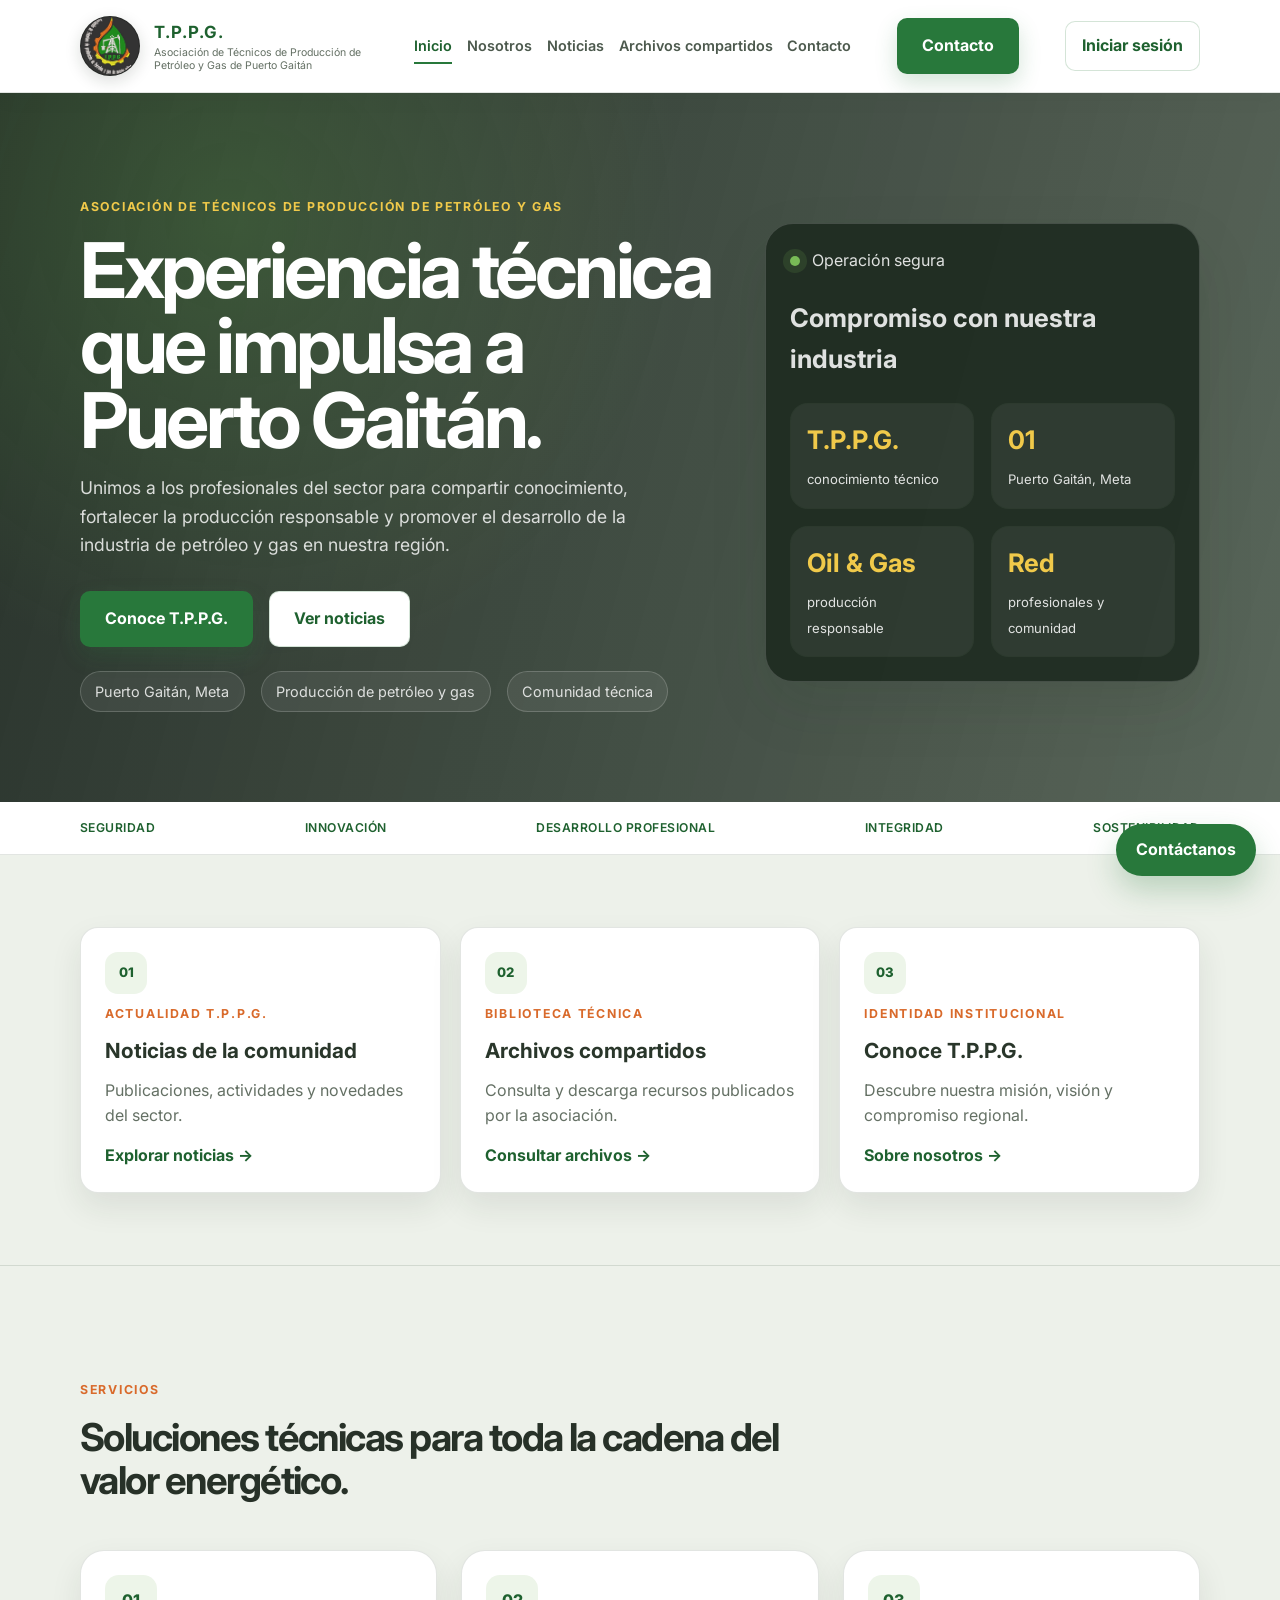
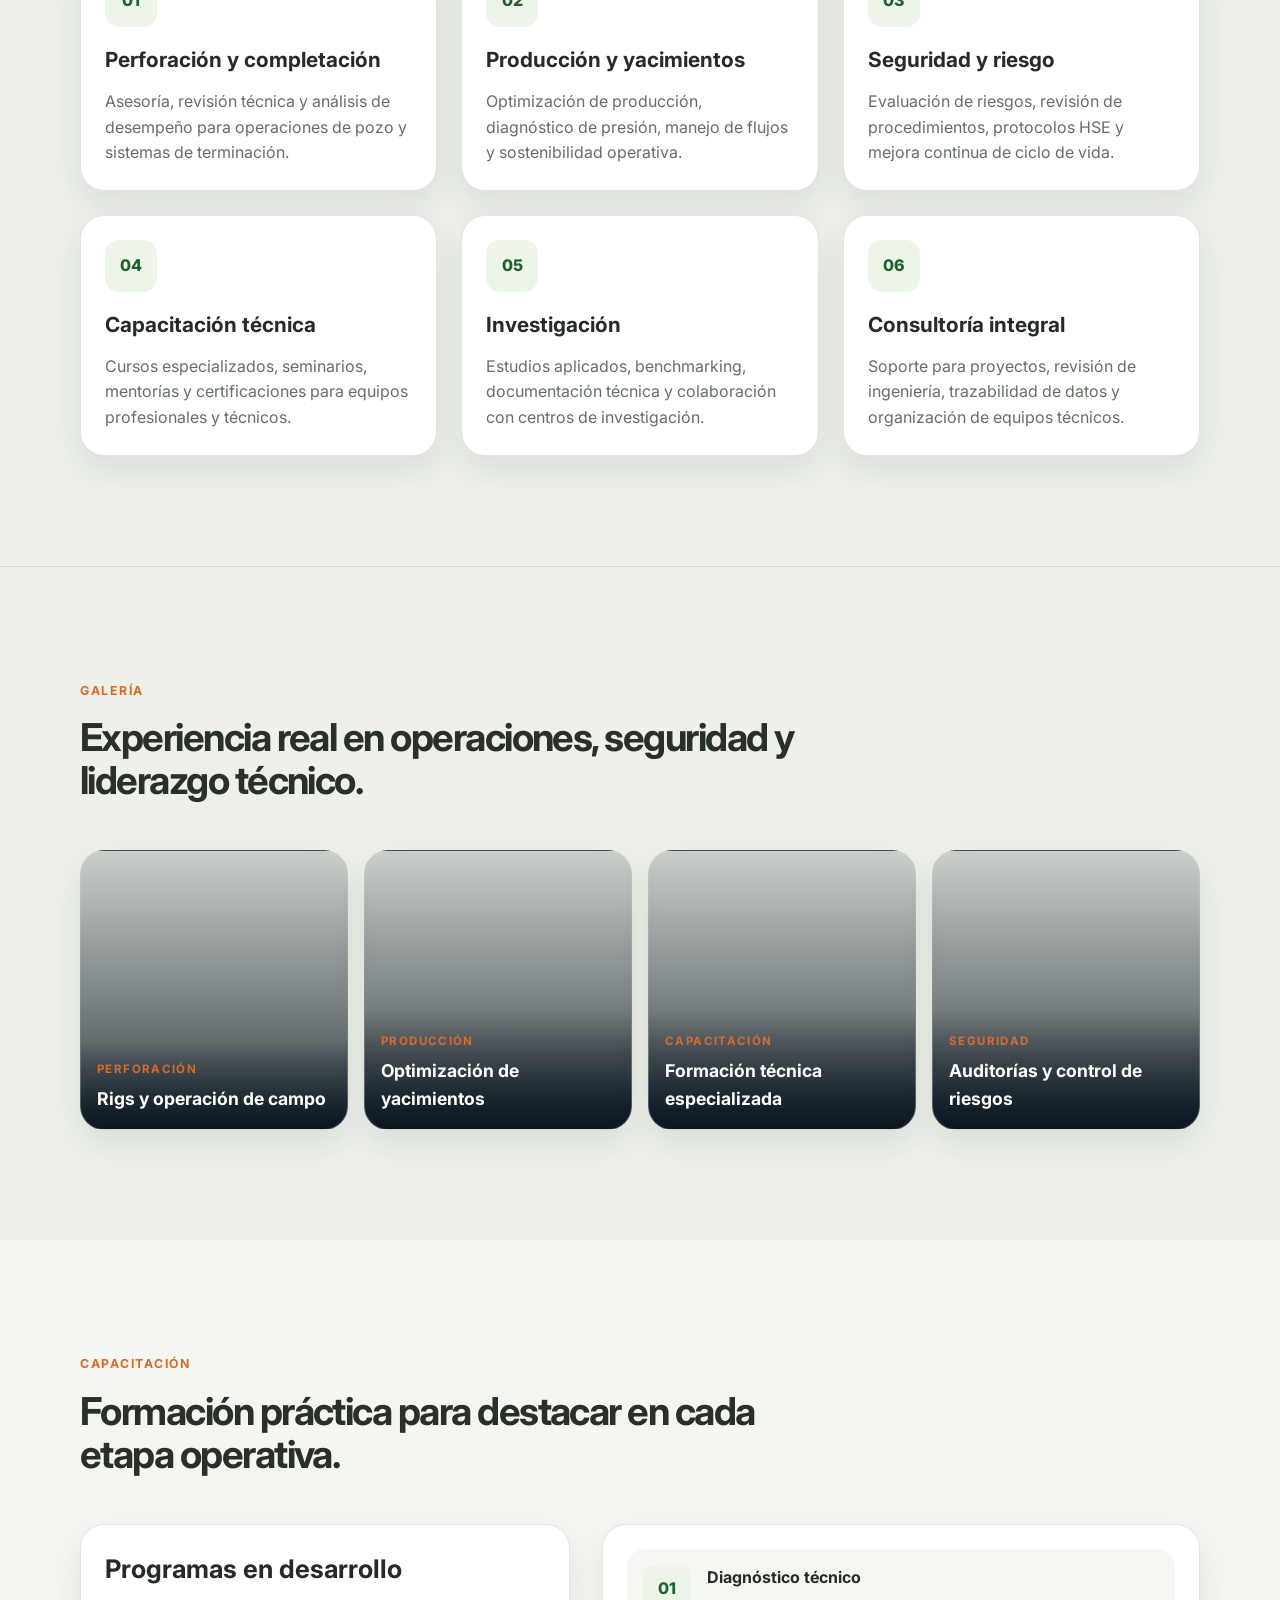
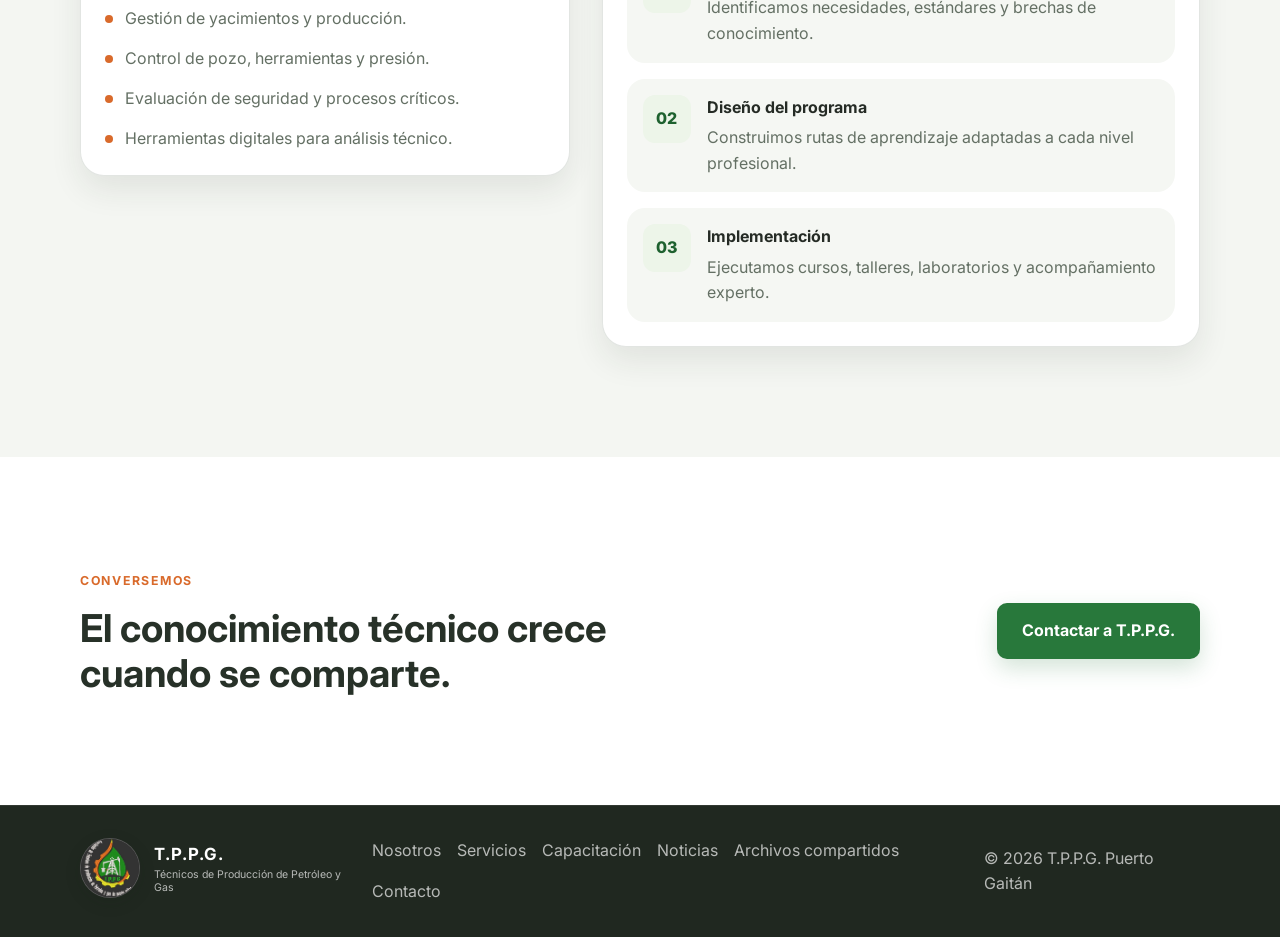
<file: index.html>
<!DOCTYPE html>
<html lang="es">
  <head>
    <meta charset="UTF-8" />
    <meta name="viewport" content="width=device-width, initial-scale=1.0" />
    <meta
      name="description"
      content="Asociación de Técnicos de Producción de Petróleo y Gas de Puerto Gaitán (T.P.P.G.)."
    />
    <title>T.P.P.G. | Asociación de Técnicos de Producción de Petróleo y Gas de Puerto Gaitán</title>
    <link rel="preconnect" href="https://fonts.googleapis.com" />
    <link rel="preconnect" href="https://fonts.gstatic.com" crossorigin />
    <link
      href="https://fonts.googleapis.com/css2?family=Inter:wght@400;500;600;700;800;900&display=swap"
      rel="stylesheet"
    />
    <link rel="stylesheet" href="styles.css" />
  </head>
  <body>
    <header class="site-header">
      <div class="container nav-wrap">
        <a href="index.html" class="brand" aria-label="Inicio">
          <img class="brand-logo" src="logo-tppg.jpg" alt="Logo oficial de T.P.P.G." />
          <span>
            <strong>T.P.P.G.</strong>
            <small>Asociación de Técnicos de Producción de Petróleo y Gas de Puerto Gaitán</small>
          </span>
        </a>

        <button class="nav-toggle" aria-label="Abrir menú">
          <span></span>
          <span></span>
          <span></span>
        </button>

        <nav class="main-nav" aria-label="Navegación principal">
          <a href="index.html" aria-current="page">Inicio</a>
          <a href="nosotros.html">Nosotros</a>
          <a href="noticias.html">Noticias</a>
          <a href="archivos.html">Archivos compartidos</a>
          <a href="contacto.html">Contacto</a>
        </nav>

        <a href="contacto.html" class="button button-primary header-cta">Contacto</a>
        <button class="button button-secondary auth-button" id="auth-action" type="button">Iniciar sesión</button>
      </div>
    </header>

    <main>
      <section class="hero" id="inicio">
        <div class="hero-overlay"></div>
        <div class="container hero-content">
          <div class="hero-copy reveal">
            <p class="eyebrow">Asociación de Técnicos de Producción de Petróleo y Gas</p>
            <h1>Experiencia técnica que impulsa a Puerto Gaitán.</h1>
            <p class="lead">
              Unimos a los profesionales del sector para compartir conocimiento,
              fortalecer la producción responsable y promover el desarrollo de
              la industria de petróleo y gas en nuestra región.
            </p>
            <div class="hero-actions">
              <a href="nosotros.html" class="button button-primary">Conoce T.P.P.G.</a>
              <a href="noticias.html" class="button button-secondary">Ver noticias</a>
            </div>
            <ul class="hero-badges">
              <li>Puerto Gaitán, Meta</li>
              <li>Producción de petróleo y gas</li>
              <li>Comunidad técnica</li>
            </ul>
          </div>

          <div class="hero-panel reveal">
            <div class="panel-card">
              <div class="mini-header">
                <span class="status-dot"></span>
                <span>Operación segura</span>
              </div>
              <h3>Compromiso con nuestra industria</h3>
              <div class="metric-grid">
                <div>
                  <strong>T.P.P.G.</strong>
                  <span>conocimiento técnico</span>
                </div>
                <div>
                  <strong>01</strong>
                  <span>Puerto Gaitán, Meta</span>
                </div>
                <div>
                  <strong>Oil &amp; Gas</strong>
                  <span>producción responsable</span>
                </div>
                <div>
                  <strong>Red</strong>
                  <span>profesionales y comunidad</span>
                </div>
              </div>
            </div>
          </div>
        </div>
      </section>

      <section class="trust-strip">
        <div class="container trust-items">
          <span>Seguridad</span>
          <span>Innovación</span>
          <span>Desarrollo profesional</span>
          <span>Integridad</span>
          <span>Sostenibilidad</span>
        </div>
      </section>

      <section class="section home-links-section">
        <div class="container home-links-grid">
          <a class="home-link-card reveal" href="noticias.html">
            <span class="home-link-icon">01</span>
            <span class="eyebrow accent">Actualidad T.P.P.G.</span>
            <strong>Noticias de la comunidad</strong>
            <span>Publicaciones, actividades y novedades del sector.</span>
            <span class="home-link-cta">Explorar noticias →</span>
          </a>
          <a class="home-link-card reveal" href="archivos.html">
            <span class="home-link-icon">02</span>
            <span class="eyebrow accent">Biblioteca técnica</span>
            <strong>Archivos compartidos</strong>
            <span>Consulta y descarga recursos publicados por la asociación.</span>
            <span class="home-link-cta">Consultar archivos →</span>
          </a>
          <a class="home-link-card reveal" href="nosotros.html">
            <span class="home-link-icon">03</span>
            <span class="eyebrow accent">Identidad institucional</span>
            <strong>Conoce T.P.P.G.</strong>
            <span>Descubre nuestra misión, visión y compromiso regional.</span>
            <span class="home-link-cta">Sobre nosotros →</span>
          </a>
        </div>
      </section>

      <section class="section alt-bg" id="servicios">
        <div class="container">
          <div class="section-heading reveal">
            <p class="eyebrow accent">Servicios</p>
            <h2>Soluciones técnicas para toda la cadena del valor energético.</h2>
          </div>

          <div class="services-grid">
            <article class="service-card reveal">
              <div class="icon">01</div>
              <h3>Perforación y completación</h3>
              <p>Asesoría, revisión técnica y análisis de desempeño para operaciones de pozo y sistemas de terminación.</p>
            </article>

            <article class="service-card reveal">
              <div class="icon">02</div>
              <h3>Producción y yacimientos</h3>
              <p>Optimización de producción, diagnóstico de presión, manejo de flujos y sostenibilidad operativa.</p>
            </article>

            <article class="service-card reveal">
              <div class="icon">03</div>
              <h3>Seguridad y riesgo</h3>
              <p>Evaluación de riesgos, revisión de procedimientos, protocolos HSE y mejora continua de ciclo de vida.</p>
            </article>

            <article class="service-card reveal">
              <div class="icon">04</div>
              <h3>Capacitación técnica</h3>
              <p>Cursos especializados, seminarios, mentorías y certificaciones para equipos profesionales y técnicos.</p>
            </article>

            <article class="service-card reveal">
              <div class="icon">05</div>
              <h3>Investigación</h3>
              <p>Estudios aplicados, benchmarking, documentación técnica y colaboración con centros de investigación.</p>
            </article>

            <article class="service-card reveal">
              <div class="icon">06</div>
              <h3>Consultoría integral</h3>
              <p>Soporte para proyectos, revisión de ingeniería, trazabilidad de datos y organización de equipos técnicos.</p>
            </article>
          </div>
        </div>
      </section>

      <section class="section gallery-section" id="galeria">
        <div class="container">
          <div class="section-heading reveal">
            <p class="eyebrow accent">Galería</p>
            <h2>Experiencia real en operaciones, seguridad y liderazgo técnico.</h2>
          </div>

          <div class="gallery-grid">
            <article class="gallery-item reveal" style="--bg: url('https://images.unsplash.com/photo-1518770660439-4636190af475?auto=format&fit=crop&w=800&q=80');">
              <div class="gallery-overlay">
                <span>Perforación</span>
                <h3>Rigs y operación de campo</h3>
              </div>
            </article>

            <article class="gallery-item reveal" style="--bg: url('https://images.unsplash.com/photo-1581092580497-e0d23cbdf1dc?auto=format&fit=crop&w=800&q=80');">
              <div class="gallery-overlay">
                <span>Producción</span>
                <h3>Optimización de yacimientos</h3>
              </div>
            </article>

            <article class="gallery-item reveal" style="--bg: url('https://images.unsplash.com/photo-1552664730-d307ca884978?auto=format&fit=crop&w=800&q=80');">
              <div class="gallery-overlay">
                <span>Capacitación</span>
                <h3>Formación técnica especializada</h3>
              </div>
            </article>

            <article class="gallery-item reveal" style="--bg: url('https://images.unsplash.com/photo-1520607162513-77705c0f0d4a?auto=format&fit=crop&w=800&q=80');">
              <div class="gallery-overlay">
                <span>Seguridad</span>
                <h3>Auditorías y control de riesgos</h3>
              </div>
            </article>
          </div>
        </div>
      </section>

      <section class="section" id="capacitacion">
        <div class="container">
          <div class="section-heading reveal">
            <p class="eyebrow accent">Capacitación</p>
            <h2>Formación práctica para destacar en cada etapa operativa.</h2>
          </div>

          <div class="training-layout">
            <div class="training-card reveal">
              <h3>Programas en desarrollo</h3>
              <ul>
                <li>Gestión de yacimientos y producción.</li>
                <li>Control de pozo, herramientas y presión.</li>
                <li>Evaluación de seguridad y procesos críticos.</li>
                <li>Herramientas digitales para análisis técnico.</li>
              </ul>
            </div>

            <div class="timeline reveal">
              <div class="timeline-item">
                <span class="time">01</span>
                <div>
                  <h4>Diagnóstico técnico</h4>
                  <p>Identificamos necesidades, estándares y brechas de conocimiento.</p>
                </div>
              </div>
              <div class="timeline-item">
                <span class="time">02</span>
                <div>
                  <h4>Diseño del programa</h4>
                  <p>Construimos rutas de aprendizaje adaptadas a cada nivel profesional.</p>
                </div>
              </div>
              <div class="timeline-item">
                <span class="time">03</span>
                <div>
                  <h4>Implementación</h4>
                  <p>Ejecutamos cursos, talleres, laboratorios y acompañamiento experto.</p>
                </div>
              </div>
            </div>
          </div>
        </div>
      </section>

      <section class="section home-contact-strip">
        <div class="container home-contact-inner">
          <div>
            <p class="eyebrow accent">Conversemos</p>
            <h2>El conocimiento técnico crece cuando se comparte.</h2>
          </div>
          <a class="button button-primary" href="contacto.html">Contactar a T.P.P.G.</a>
        </div>
      </section>
    </main>

    <footer class="site-footer">
      <div class="container footer-wrap">
        <div>
          <a href="index.html" class="brand footer-brand">
            <img class="brand-logo" src="logo-tppg.jpg" alt="" />
            <span>
              <strong>T.P.P.G.</strong>
              <small>Técnicos de Producción de Petróleo y Gas</small>
            </span>
          </a>
        </div>

        <div class="footer-links">
          <a href="nosotros.html">Nosotros</a>
          <a href="#servicios">Servicios</a>
          <a href="#capacitacion">Capacitación</a>
          <a href="noticias.html">Noticias</a>
          <a href="archivos.html">Archivos compartidos</a>
          <a href="contacto.html">Contacto</a>
        </div>

        <p>© <span id="year"></span> T.P.P.G. Puerto Gaitán</p>
      </div>
    </footer>

    <a
      class="whatsapp-float"
      href="contacto.html"
      target="_blank"
      rel="noreferrer"
      aria-label="Ir a contacto"
    >
      Contáctanos
    </a>

    <dialog class="app-dialog" id="login-dialog" aria-labelledby="login-title">
      <div class="dialog-heading">
        <div>
          <p class="eyebrow accent">Administración T.P.P.G.</p>
          <h2 id="login-title">Iniciar sesión</h2>
        </div>
        <button class="dialog-close" type="button" data-close-dialog aria-label="Cerrar">×</button>
      </div>
      <p class="demo-warning">Acceso temporal de demostración. Las credenciales y los datos guardados en este navegador no son seguros para producción.</p>
      <form class="module-form" id="login-form">
        <label>
          <span>Usuario</span>
          <input type="text" name="username" autocomplete="username" required />
        </label>
        <label>
          <span>Contraseña</span>
          <input type="password" name="password" autocomplete="current-password" required />
        </label>
        <p class="form-message" id="login-message" role="alert"></p>
        <button class="button button-primary" type="submit">Entrar como administrador</button>
      </form>
    </dialog>

    <div class="toast-region" id="toast-region" aria-live="polite" aria-atomic="true"></div>
    <script src="script.js"></script>
  </body>
</html>
</file>
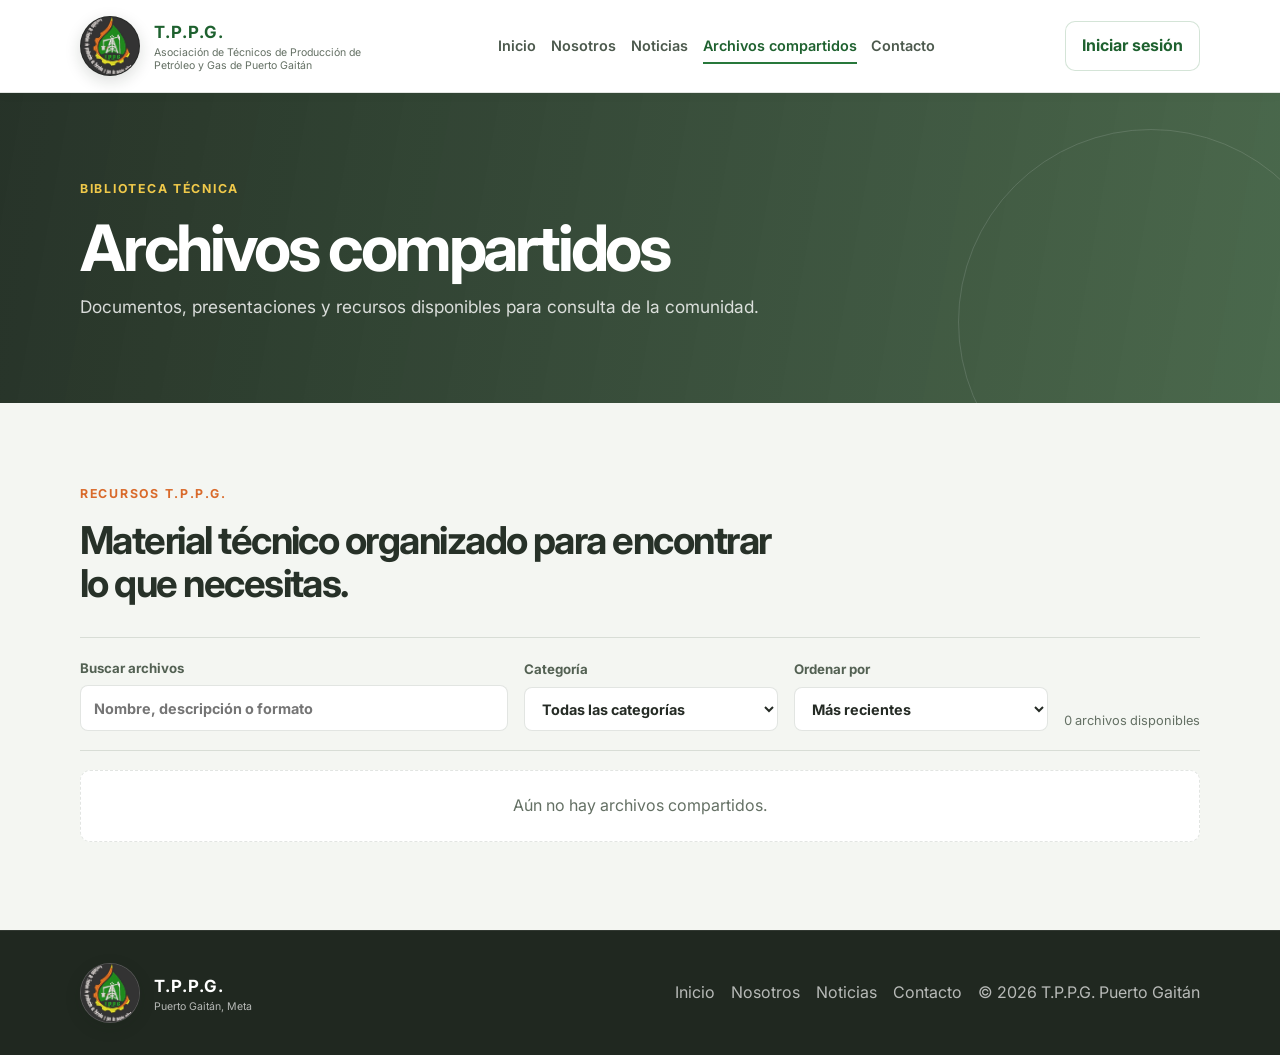
<file: archivos.html>
<!DOCTYPE html>
<html lang="es">
  <head>
    <meta charset="UTF-8" />
    <meta name="viewport" content="width=device-width, initial-scale=1.0" />
    <meta name="description" content="Consulta y descarga documentos y recursos de T.P.P.G. Puerto Gaitán." />
    <title>Archivos compartidos | T.P.P.G. Puerto Gaitán</title>
    <link rel="preconnect" href="https://fonts.googleapis.com" />
    <link rel="preconnect" href="https://fonts.gstatic.com" crossorigin />
    <link href="https://fonts.googleapis.com/css2?family=Inter:wght@400;500;600;700;800;900&display=swap" rel="stylesheet" />
    <link rel="stylesheet" href="styles.css" />
  </head>
  <body data-page="archivos">
    <header class="site-header">
      <div class="container nav-wrap">
        <a href="index.html" class="brand" aria-label="Inicio">
          <img class="brand-logo" src="logo-tppg.jpg" alt="Logo oficial de T.P.P.G." />
          <span><strong>T.P.P.G.</strong><small>Asociación de Técnicos de Producción de Petróleo y Gas de Puerto Gaitán</small></span>
        </a>
        <button class="nav-toggle" aria-label="Abrir menú" aria-expanded="false" type="button"><span></span><span></span><span></span></button>
        <nav class="main-nav" aria-label="Navegación principal">
          <a href="index.html">Inicio</a>
          <a href="nosotros.html">Nosotros</a>
          <a href="noticias.html">Noticias</a>
          <a href="archivos.html" aria-current="page">Archivos compartidos</a>
          <a href="contacto.html">Contacto</a>
        </nav>
        <button class="button button-secondary auth-button" id="auth-action" type="button">Iniciar sesión</button>
      </div>
    </header>
    <main>
      <section class="page-hero files-page-hero">
        <div class="container page-hero-content">
          <p class="eyebrow">Biblioteca técnica</p>
          <h1>Archivos compartidos</h1>
          <p>Documentos, presentaciones y recursos disponibles para consulta de la comunidad.</p>
        </div>
      </section>
      <section class="section page-content">
        <div class="container">
          <div class="section-heading reveal">
            <p class="eyebrow accent">Recursos T.P.P.G.</p>
            <h2>Material técnico organizado para encontrar lo que necesitas.</h2>
          </div>
          <div class="files-toolbar">
            <label class="files-search-label" for="file-search">
              <span>Buscar archivos</span>
              <input id="file-search" type="search" placeholder="Nombre, descripción o formato" autocomplete="off" />
            </label>
            <label class="file-toolbar-label" for="file-category-filter"><span>Categoría</span>
              <select id="file-category-filter" class="category-filter">
                <option value="">Todas las categorías</option>
                <option>Documentos</option><option>Capacitación</option><option>Informes</option>
                <option>Recursos técnicos</option><option>Imágenes</option><option>Otros</option>
              </select>
            </label>
            <label class="file-toolbar-label" for="file-sort-filter"><span>Ordenar por</span>
              <select id="file-sort-filter" class="category-filter">
                <option value="newest">Más recientes</option>
                <option value="oldest">Más antiguos</option>
                <option value="title">Nombre (A-Z)</option>
              </select>
            </label>
            <div class="files-toolbar-actions">
              <button class="button button-primary admin-only" id="new-file-button" type="button" hidden>Subir archivo</button>
              <p class="files-count" id="files-count" aria-live="polite"></p>
            </div>
          </div>
          <div class="files-list" id="files-list" aria-live="polite">
            <p class="empty-state">Cargando archivos...</p>
          </div>
        </div>
      </section>
    </main>
    <footer class="site-footer">
      <div class="container footer-wrap">
        <a href="index.html" class="brand footer-brand"><img class="brand-logo" src="logo-tppg.jpg" alt="" /><span><strong>T.P.P.G.</strong><small>Puerto Gaitán, Meta</small></span></a>
        <div class="footer-links"><a href="index.html">Inicio</a><a href="nosotros.html">Nosotros</a><a href="noticias.html">Noticias</a><a href="contacto.html">Contacto</a></div>
        <p>© <span id="year"></span> T.P.P.G. Puerto Gaitán</p>
      </div>
    </footer>
    <dialog class="app-dialog" id="login-dialog" aria-labelledby="login-title">
      <div class="dialog-heading"><div><p class="eyebrow accent">Administración T.P.P.G.</p><h2 id="login-title">Iniciar sesión</h2></div><button class="dialog-close" type="button" data-close-dialog aria-label="Cerrar">×</button></div>
      <p class="demo-warning">Acceso temporal de demostración. Las credenciales y los datos guardados en este navegador no son seguros para producción.</p>
      <form class="module-form" id="login-form">
        <label><span>Usuario</span><input type="text" name="username" autocomplete="username" required /></label>
        <label><span>Contraseña</span><input type="password" name="password" autocomplete="current-password" required /></label>
        <p class="form-message" id="login-message" role="alert"></p>
        <button class="button button-primary" type="submit">Entrar como administrador</button>
      </form>
    </dialog>
    <dialog class="app-dialog" id="file-dialog" aria-labelledby="file-form-title">
      <div class="dialog-heading"><div><p class="eyebrow accent">Biblioteca T.P.P.G.</p><h2 id="file-form-title">Subir archivo</h2></div><button class="dialog-close" type="button" data-close-dialog aria-label="Cerrar">×</button></div>
      <form class="module-form" id="file-form">
        <label><span>Archivo (máximo 25 MB por archivo)</span><input type="file" name="file" accept=".pdf,.doc,.docx,.xls,.xlsx,.ppt,.pptx,.jpg,.jpeg,.png,.txt,.csv,.zip" required /></label>
        <label><span>Nombre del documento</span><input type="text" name="title" maxlength="140" required /></label>
        <label><span>Descripción</span><textarea name="description" rows="3" maxlength="1000"></textarea></label>
        <label><span>Categoría</span><select name="category" required>
          <option value="Documentos">Documentos</option><option value="Capacitación">Capacitación</option><option value="Informes">Informes</option>
          <option value="Recursos técnicos">Recursos técnicos</option><option value="Imágenes">Imágenes</option><option value="Otros">Otros</option>
        </select></label>
        <p class="form-message" id="file-message" role="alert"></p>
        <button class="button button-primary" type="submit">Subir y publicar</button>
      </form>
    </dialog>
    <div class="toast-region" id="toast-region" aria-live="polite" aria-atomic="true"></div>
    <script src="script.js"></script>
  </body>
</html>
</file>
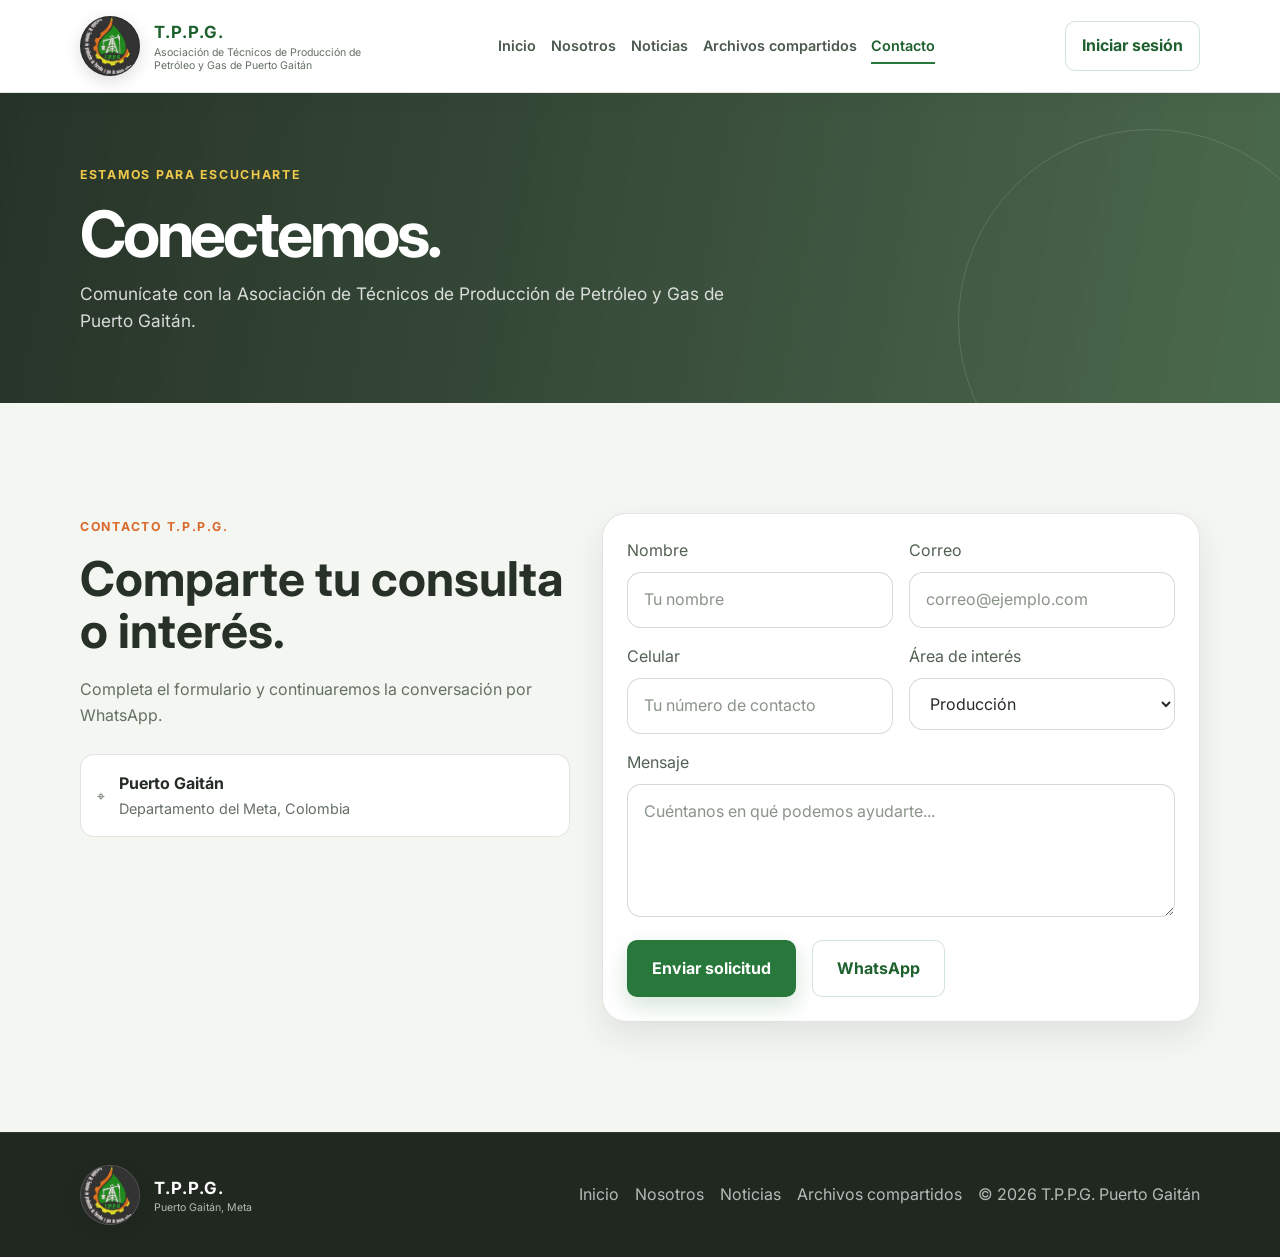
<file: contacto.html>
<!DOCTYPE html>
<html lang="es">
  <head>
    <meta charset="UTF-8" />
    <meta name="viewport" content="width=device-width, initial-scale=1.0" />
    <meta name="description" content="Ponte en contacto con T.P.P.G., Asociación de Técnicos de Producción de Petróleo y Gas de Puerto Gaitán." />
    <title>Contacto | T.P.P.G. Puerto Gaitán</title>
    <link rel="preconnect" href="https://fonts.googleapis.com" />
    <link rel="preconnect" href="https://fonts.gstatic.com" crossorigin />
    <link href="https://fonts.googleapis.com/css2?family=Inter:wght@400;500;600;700;800;900&display=swap" rel="stylesheet" />
    <link rel="stylesheet" href="styles.css" />
  </head>
  <body data-page="contacto">
    <header class="site-header">
      <div class="container nav-wrap">
        <a href="index.html" class="brand" aria-label="Inicio">
          <img class="brand-logo" src="logo-tppg.jpg" alt="Logo oficial de T.P.P.G." />
          <span><strong>T.P.P.G.</strong><small>Asociación de Técnicos de Producción de Petróleo y Gas de Puerto Gaitán</small></span>
        </a>
        <button class="nav-toggle" aria-label="Abrir menú" aria-expanded="false" type="button"><span></span><span></span><span></span></button>
        <nav class="main-nav" aria-label="Navegación principal">
          <a href="index.html">Inicio</a>
          <a href="nosotros.html">Nosotros</a>
          <a href="noticias.html">Noticias</a>
          <a href="archivos.html">Archivos compartidos</a>
          <a href="contacto.html" aria-current="page">Contacto</a>
        </nav>
        <button class="button button-secondary auth-button" id="auth-action" type="button">Iniciar sesión</button>
      </div>
    </header>
    <main>
      <section class="page-hero contact-page-hero">
        <div class="container page-hero-content">
          <p class="eyebrow">Estamos para escucharte</p>
          <h1>Conectemos.</h1>
          <p>Comunícate con la Asociación de Técnicos de Producción de Petróleo y Gas de Puerto Gaitán.</p>
        </div>
      </section>
      <section class="section page-content">
        <div class="container cta-wrap">
          <div class="cta-copy reveal">
            <p class="eyebrow accent">Contacto T.P.P.G.</p>
            <h2>Comparte tu consulta o interés.</h2>
            <p class="contact-note">Completa el formulario y continuaremos la conversación por WhatsApp.</p>
            <div class="contact-address">
              <span class="contact-marker">⌖</span>
              <div><strong>Puerto Gaitán</strong><span>Departamento del Meta, Colombia</span></div>
            </div>
          </div>
          <form class="contact-form reveal" id="contact-form">
            <div class="field-row">
              <label><span>Nombre</span><input type="text" name="name" placeholder="Tu nombre" required /></label>
              <label><span>Correo</span><input type="email" name="email" placeholder="correo@ejemplo.com" required /></label>
            </div>
            <div class="field-row">
              <label><span>Celular</span><input type="tel" name="phone" placeholder="Tu número de contacto" required /></label>
              <label><span>Área de interés</span><select name="area"><option>Producción</option><option>Petróleo y gas</option><option>Capacitación</option><option>Asociación</option></select></label>
            </div>
            <label><span>Mensaje</span><textarea name="message" rows="4" placeholder="Cuéntanos en qué podemos ayudarte..." required></textarea></label>
            <div class="contact-actions">
              <button type="submit" class="button button-primary">Enviar solicitud</button>
              <a href="https://wa.me/+573168849932?text=Hola%20T.P.P.G.%2C%20quiero%20informaci%C3%B3n%20sobre%20la%20asociaci%C3%B3n." class="button button-secondary" target="_blank" rel="noopener noreferrer">WhatsApp</a>
            </div>
          </form>
        </div>
      </section>
    </main>
    <footer class="site-footer">
      <div class="container footer-wrap">
        <a href="index.html" class="brand footer-brand"><img class="brand-logo" src="logo-tppg.jpg" alt="" /><span><strong>T.P.P.G.</strong><small>Puerto Gaitán, Meta</small></span></a>
        <div class="footer-links"><a href="index.html">Inicio</a><a href="nosotros.html">Nosotros</a><a href="noticias.html">Noticias</a><a href="archivos.html">Archivos compartidos</a></div>
        <p>© <span id="year"></span> T.P.P.G. Puerto Gaitán</p>
      </div>
    </footer>
    <dialog class="app-dialog" id="login-dialog" aria-labelledby="login-title">
      <div class="dialog-heading"><div><p class="eyebrow accent">Administración T.P.P.G.</p><h2 id="login-title">Iniciar sesión</h2></div><button class="dialog-close" type="button" data-close-dialog aria-label="Cerrar">×</button></div>
      <p class="demo-warning">Acceso temporal de demostración. Las credenciales y los datos guardados en este navegador no son seguros para producción.</p>
      <form class="module-form" id="login-form"><label><span>Usuario</span><input type="text" name="username" autocomplete="username" required /></label><label><span>Contraseña</span><input type="password" name="password" autocomplete="current-password" required /></label><p class="form-message" id="login-message" role="alert"></p><button class="button button-primary" type="submit">Entrar como administrador</button></form>
    </dialog>
    <div class="toast-region" id="toast-region" aria-live="polite" aria-atomic="true"></div>
    <script src="script.js"></script>
  </body>
</html>
</file>
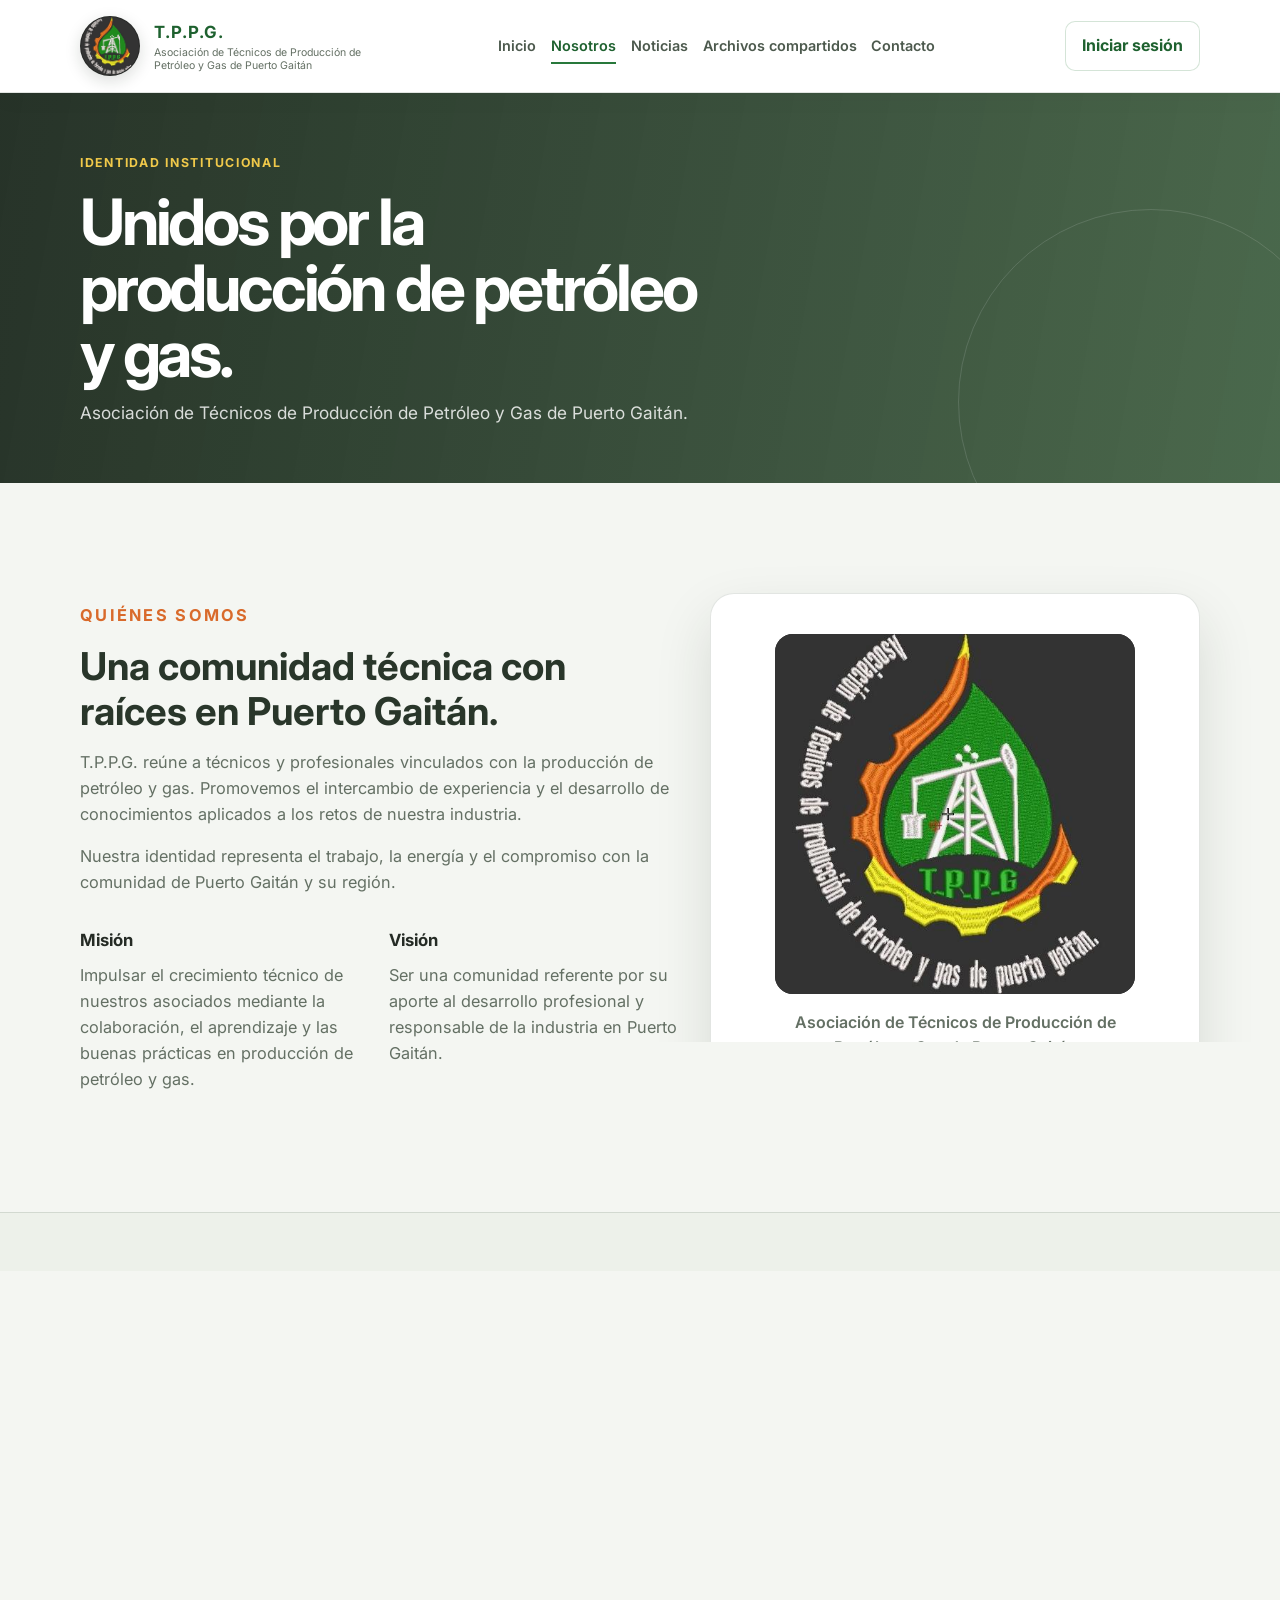
<file: nosotros.html>
<!DOCTYPE html>
<html lang="es">
  <head>
    <meta charset="UTF-8" />
    <meta name="viewport" content="width=device-width, initial-scale=1.0" />
    <meta name="description" content="Conoce la Asociación de Técnicos de Producción de Petróleo y Gas de Puerto Gaitán." />
    <title>Nosotros | T.P.P.G. Puerto Gaitán</title>
    <link rel="preconnect" href="https://fonts.googleapis.com" />
    <link rel="preconnect" href="https://fonts.gstatic.com" crossorigin />
    <link href="https://fonts.googleapis.com/css2?family=Inter:wght@400;500;600;700;800;900&display=swap" rel="stylesheet" />
    <link rel="stylesheet" href="styles.css" />
  </head>
  <body data-page="nosotros">
    <header class="site-header">
      <div class="container nav-wrap">
        <a href="index.html" class="brand" aria-label="Inicio">
          <img class="brand-logo" src="logo-tppg.jpg" alt="Logo oficial de T.P.P.G." />
          <span><strong>T.P.P.G.</strong><small>Asociación de Técnicos de Producción de Petróleo y Gas de Puerto Gaitán</small></span>
        </a>
        <button class="nav-toggle" aria-label="Abrir menú" aria-expanded="false" type="button"><span></span><span></span><span></span></button>
        <nav class="main-nav" aria-label="Navegación principal">
          <a href="index.html">Inicio</a>
          <a href="nosotros.html" aria-current="page">Nosotros</a>
          <a href="noticias.html">Noticias</a>
          <a href="archivos.html">Archivos compartidos</a>
          <a href="contacto.html">Contacto</a>
        </nav>
        <button class="button button-secondary auth-button" id="auth-action" type="button">Iniciar sesión</button>
      </div>
    </header>
    <main>
      <section class="page-hero about-page-hero">
        <div class="container page-hero-content">
          <p class="eyebrow">Identidad institucional</p>
          <h1>Unidos por la producción de petróleo y gas.</h1>
          <p>Asociación de Técnicos de Producción de Petróleo y Gas de Puerto Gaitán.</p>
        </div>
      </section>
      <section class="section page-content">
        <div class="container">
          <div class="about-grid">
            <div class="about-copy reveal">
              <p class="eyebrow accent">Quiénes somos</p>
              <h2>Una comunidad técnica con raíces en Puerto Gaitán.</h2>
              <p>
                T.P.P.G. reúne a técnicos y profesionales vinculados con la producción
                de petróleo y gas. Promovemos el intercambio de experiencia y el
                desarrollo de conocimientos aplicados a los retos de nuestra industria.
              </p>
              <p>
                Nuestra identidad representa el trabajo, la energía y el compromiso
                con la comunidad de Puerto Gaitán y su región.
              </p>
              <div class="values">
                <article>
                  <strong>Misión</strong>
                  <p>Impulsar el crecimiento técnico de nuestros asociados mediante la colaboración, el aprendizaje y las buenas prácticas en producción de petróleo y gas.</p>
                </article>
                <article>
                  <strong>Visión</strong>
                  <p>Ser una comunidad referente por su aporte al desarrollo profesional y responsable de la industria en Puerto Gaitán.</p>
                </article>
              </div>
            </div>
            <div class="about-logo-panel reveal">
              <img src="logo-tppg.jpg" alt="Emblema de la Asociación de Técnicos de Producción de Petróleo y Gas de Puerto Gaitán" />
              <p>Asociación de Técnicos de Producción de Petróleo y Gas de Puerto Gaitán</p>
            </div>
          </div>
        </div>
      </section>
      <section class="section alt-bg">
        <div class="container home-contact-inner">
          <div><p class="eyebrow accent">Conocimiento compartido</p><h2>Conoce las publicaciones y recursos de nuestra comunidad.</h2></div>
          <div class="hero-actions"><a class="button button-primary" href="noticias.html">Noticias</a><a class="button button-secondary" href="archivos.html">Archivos compartidos</a></div>
        </div>
      </section>
    </main>
    <footer class="site-footer">
      <div class="container footer-wrap">
        <a href="index.html" class="brand footer-brand"><img class="brand-logo" src="logo-tppg.jpg" alt="" /><span><strong>T.P.P.G.</strong><small>Puerto Gaitán, Meta</small></span></a>
        <div class="footer-links"><a href="index.html">Inicio</a><a href="noticias.html">Noticias</a><a href="archivos.html">Archivos compartidos</a><a href="contacto.html">Contacto</a></div>
        <p>© <span id="year"></span> T.P.P.G. Puerto Gaitán</p>
      </div>
    </footer>
    <dialog class="app-dialog" id="login-dialog" aria-labelledby="login-title">
      <div class="dialog-heading"><div><p class="eyebrow accent">Administración T.P.P.G.</p><h2 id="login-title">Iniciar sesión</h2></div><button class="dialog-close" type="button" data-close-dialog aria-label="Cerrar">×</button></div>
      <p class="demo-warning">Acceso temporal de demostración. Las credenciales y los datos guardados en este navegador no son seguros para producción.</p>
      <form class="module-form" id="login-form"><label><span>Usuario</span><input type="text" name="username" autocomplete="username" required /></label><label><span>Contraseña</span><input type="password" name="password" autocomplete="current-password" required /></label><p class="form-message" id="login-message" role="alert"></p><button class="button button-primary" type="submit">Entrar como administrador</button></form>
    </dialog>
    <div class="toast-region" id="toast-region" aria-live="polite" aria-atomic="true"></div>
    <script src="script.js"></script>
  </body>
</html>
</file>
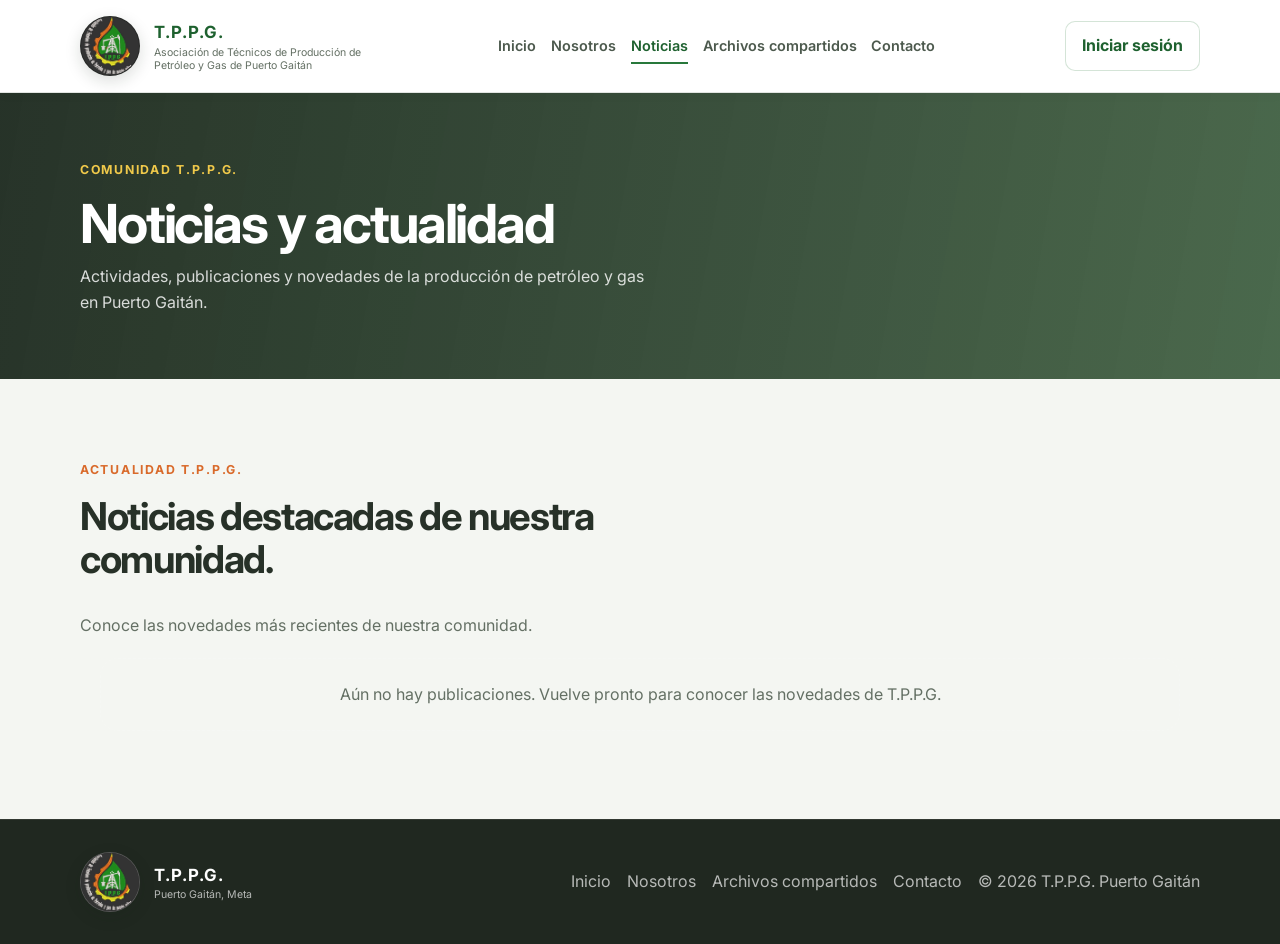
<file: noticias.html>
<!DOCTYPE html>
<html lang="es">
  <head>
    <meta charset="UTF-8" />
    <meta name="viewport" content="width=device-width, initial-scale=1.0" />
    <meta name="description" content="Noticias, actividades y publicaciones de T.P.P.G. Puerto Gaitán." />
    <title>Noticias | T.P.P.G. Puerto Gaitán</title>
    <link rel="preconnect" href="https://fonts.googleapis.com" />
    <link rel="preconnect" href="https://fonts.gstatic.com" crossorigin />
    <link href="https://fonts.googleapis.com/css2?family=Inter:wght@400;500;600;700;800;900&display=swap" rel="stylesheet" />
    <link rel="stylesheet" href="styles.css" />
  </head>
  <body data-page="noticias">
    <header class="site-header">
      <div class="container nav-wrap">
        <a href="index.html" class="brand" aria-label="Inicio">
          <img class="brand-logo" src="logo-tppg.jpg" alt="Logo oficial de T.P.P.G." />
          <span><strong>T.P.P.G.</strong><small>Asociación de Técnicos de Producción de Petróleo y Gas de Puerto Gaitán</small></span>
        </a>
        <button class="nav-toggle" aria-label="Abrir menú" aria-expanded="false" type="button"><span></span><span></span><span></span></button>
        <nav class="main-nav" aria-label="Navegación principal">
          <a href="index.html">Inicio</a>
          <a href="nosotros.html">Nosotros</a>
          <a href="noticias.html" aria-current="page">Noticias</a>
          <a href="archivos.html">Archivos compartidos</a>
          <a href="contacto.html">Contacto</a>
        </nav>
        <button class="button button-secondary auth-button" id="auth-action" type="button">Iniciar sesión</button>
      </div>
    </header>
    <main>
      <section class="page-hero news-page-hero">
        <div class="container page-hero-content">
          <p class="eyebrow">Comunidad T.P.P.G.</p>
          <h1>Noticias y actualidad</h1>
          <p>Actividades, publicaciones y novedades de la producción de petróleo y gas en Puerto Gaitán.</p>
        </div>
      </section>
      <section class="section page-content">
        <div class="container">
          <div class="section-heading reveal">
            <p class="eyebrow accent">Actualidad T.P.P.G.</p>
            <h2>Noticias destacadas de nuestra comunidad.</h2>
          </div>
          <div class="community-heading">
            <p class="muted-copy">Conoce las novedades más recientes de nuestra comunidad.</p>
            <button class="button button-primary admin-only" id="new-news-button" type="button" hidden>Publicar noticia</button>
          </div>
          <div class="news-carousel" id="news-carousel" role="group" aria-roledescription="carrusel" aria-label="Noticias recientes">
            <div class="news-feed" id="news-feed">
              <p class="empty-state">Cargando publicaciones...</p>
            </div>
            <div class="news-carousel-controls" id="news-carousel-controls" hidden>
              <span class="news-carousel-position" id="news-carousel-position" aria-live="polite"></span>
              <div class="news-carousel-dots" id="news-carousel-dots" role="group" aria-label="Seleccionar noticia"></div>
              <div class="news-carousel-arrows">
                <button class="news-carousel-arrow" id="news-previous" type="button" aria-label="Ver noticia anterior">
                  <svg viewBox="0 0 24 24" aria-hidden="true" focusable="false"><path d="m15 18-6-6 6-6" /></svg>
                </button>
                <button class="news-carousel-arrow" id="news-next" type="button" aria-label="Ver noticia siguiente">
                  <svg viewBox="0 0 24 24" aria-hidden="true" focusable="false"><path d="m9 18 6-6-6-6" /></svg>
                </button>
              </div>
            </div>
          </div>
        </div>
      </section>
    </main>
    <footer class="site-footer">
      <div class="container footer-wrap">
        <a href="index.html" class="brand footer-brand"><img class="brand-logo" src="logo-tppg.jpg" alt="" /><span><strong>T.P.P.G.</strong><small>Puerto Gaitán, Meta</small></span></a>
        <div class="footer-links"><a href="index.html">Inicio</a><a href="nosotros.html">Nosotros</a><a href="archivos.html">Archivos compartidos</a><a href="contacto.html">Contacto</a></div>
        <p>© <span id="year"></span> T.P.P.G. Puerto Gaitán</p>
      </div>
    </footer>
    <dialog class="app-dialog" id="login-dialog" aria-labelledby="login-title">
      <div class="dialog-heading"><div><p class="eyebrow accent">Administración T.P.P.G.</p><h2 id="login-title">Iniciar sesión</h2></div><button class="dialog-close" type="button" data-close-dialog aria-label="Cerrar">×</button></div>
      <p class="demo-warning">Acceso temporal de demostración. Las credenciales y los datos guardados en este navegador no son seguros para producción.</p>
      <form class="module-form" id="login-form">
        <label><span>Usuario</span><input type="text" name="username" autocomplete="username" required /></label>
        <label><span>Contraseña</span><input type="password" name="password" autocomplete="current-password" required /></label>
        <p class="form-message" id="login-message" role="alert"></p>
        <button class="button button-primary" type="submit">Entrar como administrador</button>
      </form>
    </dialog>
    <dialog class="app-dialog" id="news-dialog" aria-labelledby="news-form-title">
      <div class="dialog-heading"><div><p class="eyebrow accent">Muro T.P.P.G.</p><h2 id="news-form-title">Publicar noticia</h2></div><button class="dialog-close" type="button" data-close-dialog aria-label="Cerrar">×</button></div>
      <form class="module-form" id="news-form">
        <label><span>Título</span><input type="text" name="title" maxlength="140" required /></label>
        <label><span>Descripción</span><textarea name="description" rows="5" maxlength="3000" required></textarea></label>
        <label><span>Imagen opcional (JPG, PNG o WebP; máximo 5 MB). Si no adjuntas una, se intentará obtener del enlace.</span><input type="file" name="image" accept=".jpg,.jpeg,.png,.webp,image/jpeg,image/png,image/webp" /></label>
        <label><span>Enlace de la noticia o red social</span><input type="url" name="socialUrl" placeholder="https://..." /></label>
        <label><span>Enlaces externos (uno por línea)</span><textarea name="externalLinks" rows="3" placeholder="https://..."></textarea></label>
        <p class="form-message" id="news-message" role="alert"></p>
        <button class="button button-primary" type="submit">Publicar noticia</button>
      </form>
    </dialog>
    <div class="toast-region" id="toast-region" aria-live="polite" aria-atomic="true"></div>
    <script src="script.js"></script>
  </body>
</html>
</file>
<file: styles.css>
:root {
  --bg: #f4f6f2;
  --bg-soft: #ffffff;
  --bg-strong: #20251f;
  --panel: #ffffff;
  --panel-strong: #e9f1e7;
  --card: #ffffff;
  --card-alt: #f1f5ef;
  --primary: #28783b;
  --primary-strong: #1e612f;
  --secondary: #d96a2b;
  --secondary-deep: #bd5421;
  --accent: #e0b532;
  --text: #252b25;
  --muted: #647064;
  --line: rgba(32, 54, 35, 0.13);
  --shadow: 0 24px 55px rgba(28, 48, 30, 0.13);
  --shadow-soft: 0 14px 32px rgba(28, 48, 30, 0.09);
}

* {
  box-sizing: border-box;
  margin: 0;
  padding: 0;
}

html {
  scroll-behavior: smooth;
}

body {
  font-family: "Inter", sans-serif;
  background: var(--bg);
  color: var(--text);
  line-height: 1.6;
}

a {
  color: inherit;
  text-decoration: none;
}

img {
  max-width: 100%;
  display: block;
}

button,
input,
select,
textarea {
  font: inherit;
}

.container {
  width: min(1120px, calc(100% - 2rem));
  margin: 0 auto;
}

.section {
  padding: 110px 0;
}

.alt-bg {
  background: rgba(255, 255, 255, 0.02);
  border-top: 1px solid var(--line);
  border-bottom: 1px solid var(--line);
}

.eyebrow {
  display: inline-block;
  font-size: 0.77rem;
  font-weight: 700;
  letter-spacing: 0.14em;
  text-transform: uppercase;
  color: var(--accent);
  margin-bottom: 1rem;
}

.eyebrow.accent {
  color: var(--secondary);
}

.section-heading {
  max-width: 720px;
  margin-bottom: 3rem;
}

.section-heading h2 {
  font-size: clamp(2rem, 3vw, 3rem);
  line-height: 1.12;
  letter-spacing: -0.04em;
}

.site-header {
  position: sticky;
  top: 0;
  z-index: 30;
  backdrop-filter: blur(14px);
  background: rgba(7, 24, 39, 0.8);
  border-bottom: 1px solid rgba(255, 255, 255, 0.06);
}

.nav-wrap {
  display: flex;
  align-items: center;
  justify-content: space-between;
  min-height: 86px;
  gap: 1.5rem;
}

.brand {
  display: inline-flex;
  align-items: center;
  gap: 0.8rem;
}

.brand-mark {
  display: grid;
  place-items: center;
  width: 42px;
  height: 42px;
  border-radius: 12px;
  background: linear-gradient(135deg, var(--primary), var(--secondary));
  color: var(--bg);
  font-weight: 900;
  box-shadow: var(--shadow-soft);
}

.brand strong {
  display: block;
  font-size: 1rem;
  letter-spacing: 0.06em;
}

.brand small {
  color: var(--muted);
  display: block;
  font-size: 0.72rem;
}

.main-nav {
  display: flex;
  align-items: center;
  gap: 1.4rem;
  color: var(--muted);
}

.main-nav a {
  transition: color 0.2s ease;
}

.main-nav a:hover,
.main-nav a:focus-visible {
  color: var(--text);
}

.button {
  display: inline-flex;
  align-items: center;
  justify-content: center;
  border-radius: 999px;
  padding: 0.9rem 1.5rem;
  border: 1px solid transparent;
  font-weight: 700;
  transition: transform 0.2s ease, box-shadow 0.2s ease, border-color 0.2s ease;
}

.button:hover,
.button:focus-visible {
  transform: translateY(-1px);
}

.button-primary {
  background: linear-gradient(135deg, var(--primary), var(--secondary));
  color: #051f30;
  box-shadow: 0 15px 30px rgba(40, 120, 59, 0.22);
}

.button-secondary {
  border-color: rgba(255, 255, 255, 0.08);
  background: rgba(255, 255, 255, 0.02);
}

.nav-toggle {
  display: none;
  width: 46px;
  height: 46px;
  border-radius: 12px;
  background: rgba(255, 255, 255, 0.02);
  border: 1px solid var(--line);
  cursor: pointer;
}

.nav-toggle span {
  display: block;
  width: 20px;
  height: 2px;
  background: var(--text);
  margin: 5px auto;
  border-radius: 2px;
}

.hero {
  position: relative;
  padding: 110px 0 90px;
  background:
    linear-gradient(115deg, rgba(6, 20, 31, 0.92), rgba(10, 30, 42, 0.8)),
    url("https://images.unsplash.com/photo-1532601224476-15c79f2f7a51?auto=format&fit=crop&w=1600&q=80") center/cover no-repeat;
}

.hero-overlay {
  position: absolute;
  inset: 0;
  background: radial-gradient(circle at 20% 20%, rgba(26, 185, 217, 0.26), transparent 35%);
}

.hero-content {
  position: relative;
  display: grid;
  grid-template-columns: 1.2fr 0.8fr;
  gap: 2rem;
  align-items: center;
}

.hero-copy {
  max-width: 650px;
}

.hero-copy h1 {
  font-size: clamp(2.8rem, 6vw, 5rem);
  line-height: 0.98;
  letter-spacing: -0.06em;
  margin-bottom: 1rem;
  color:white

}

.lead {
  max-width: 52ch;
  color: var(--muted);
  font-size: 1.1rem;
}

.hero-actions {
  display: flex;
  flex-wrap: wrap;
  gap: 1rem;
  margin: 2rem 0 1.5rem;
}

.hero-badges {
  display: flex;
  flex-wrap: wrap;
  gap: 1rem;
  list-style: none;
  color: var(--muted);
  font-size: 0.9rem;
}

.hero-badges li {
  padding: 0.5rem 0.9rem;
  border: 1px solid rgba(255, 255, 255, 0.08);
  border-radius: 999px;
  background: rgba(255, 255, 255, 0.02);
}

.hero-panel {
  display: flex;
  justify-content: center;
}

.panel-card {
  width: min(100%, 440px);
  background: rgba(15, 30, 42, 0.83);
  border: 1px solid rgba(255, 255, 255, 0.08);
  border-radius: 28px;
  box-shadow: var(--shadow);
  padding: 1.5rem;
}

.mini-header {
  display: flex;
  align-items: center;
  gap: 0.75rem;
  color: var(--muted);
  margin-bottom: 1.5rem;
}

.status-dot {
  display: inline-block;
  width: 10px;
  height: 10px;
  border-radius: 50%;
  background: #4ad59a;
  box-shadow: 0 0 0 7px rgba(74, 213, 154, 0.12);
}

.panel-card h3 {
  font-size: 1.6rem;
  margin-bottom: 1.5rem;
}

.metric-grid {
  display: grid;
  grid-template-columns: repeat(2, minmax(120px, 1fr));
  gap: 1.1rem;
}

.metric-grid div {
  padding: 1rem;
  border-radius: 18px;
  background: rgba(255, 255, 255, 0.02);
  border: 1px solid rgba(255, 255, 255, 0.06);
}

.metric-grid strong {
  display: block;
  font-size: 1.8rem;
  margin-bottom: 0.3rem;
  color: var(--accent);
}

.metric-grid span {
  font-size: 0.82rem;
  color: var(--muted);
}

.trust-strip {
  border-bottom: 1px solid var(--line);
  background: rgba(5, 20, 31, 0.76);
}

.trust-items {
  display: flex;
  justify-content: space-between;
  flex-wrap: wrap;
  gap: 1rem;
  padding: 1rem 0;
  color: var(--muted);
  font-weight: 600;
  letter-spacing: 0.04em;
  text-transform: uppercase;
  font-size: 0.76rem;
}

.about-grid {
  display: grid;
  grid-template-columns: 1.1fr 0.9fr;
  gap: 2rem;
  align-items: center;
}

.about-copy p {
  color: var(--muted);
  margin-bottom: 1rem;
  font-size: 1.02rem;
}

.values {
  display: grid;
  grid-template-columns: repeat(2, minmax(0, 1fr));
  gap: 1.2rem;
  margin-top: 2rem;
}

.values div {
  background: rgba(255, 255, 255, 0.02);
  border: 1px solid rgba(255, 255, 255, 0.07);
  border-radius: 18px;
  padding: 1.2rem;
}

.values strong {
  display: block;
  margin-bottom: 0.5rem;
  font-size: 1.05rem;
}

.values p {
  margin: 0;
}

.image-card {
  background: linear-gradient(150deg, rgba(18, 42, 58, 0.9), rgba(9, 20, 34, 0.8));
  border: 1px solid rgba(255, 255, 255, 0.09);
  border-radius: 28px;
  min-height: 470px;
  padding: 1.1rem;
  box-shadow: var(--shadow);
  background-image:
    linear-gradient(180deg, rgba(5, 17, 27, 0.15), rgba(5, 17, 27, 0.9)),
    url("https://images.unsplash.com/photo-1504307651254-35680f356dfd?auto=format&fit=crop&w=900&q=80");
  background-size: cover;
  background-position: center;
  position: relative;
  overflow: hidden;
}

.image-panel {
  position: absolute;
  inset: 0;
  background: linear-gradient(180deg, rgba(7, 20, 31, 0.2), rgba(7, 20, 31, 0.82));
}

.info-tag {
  position: absolute;
  display: inline-flex;
  align-items: center;
  justify-content: center;
  padding: 0.7rem 1rem;
  border-radius: 999px;
  background: rgba(10, 25, 36, 0.85);
  border: 1px solid rgba(255, 255, 255, 0.08);
  font-size: 0.7rem;
  letter-spacing: 0.12em;
  text-transform: uppercase;
  color: var(--text);
}

.info-tag.top {
  top: 1.4rem;
  left: 1.4rem;
}

.info-tag.bottom {
  bottom: 1.4rem;
  right: 1.4rem;
}

.gallery-section {
  background: rgba(255, 255, 255, 0.015);
}

.gallery-grid {
  display: grid;
  grid-template-columns: repeat(4, minmax(0, 1fr));
  gap: 1rem;
}

.gallery-item {
  position: relative;
  min-height: 280px;
  border-radius: 24px;
  overflow: hidden;
  background: linear-gradient(180deg, rgba(7, 18, 28, 0.15), rgba(7, 18, 28, 0.8)), var(--bg) center/cover no-repeat;
  border: 1px solid rgba(255, 255, 255, 0.08);
  box-shadow: var(--shadow-soft);
}

.gallery-overlay {
  position: absolute;
  inset: auto 0 0 0;
  padding: 1rem;
  background: linear-gradient(180deg, transparent, rgba(5, 18, 28, 0.9));
}

.gallery-overlay span {
  display: inline-block;
  color: var(--secondary);
  font-size: 0.72rem;
  font-weight: 700;
  letter-spacing: 0.12em;
  text-transform: uppercase;
  margin-bottom: 0.4rem;
}

.gallery-overlay h3 {
  font-size: 1.1rem;
}

.news-slider {
  position: relative;
  display: grid;
  grid-template-columns: auto 1fr auto;
  align-items: center;
  gap: 1rem;
}

.slides {
  position: relative;
  min-height: 320px;
}

.slide-card {
  display: none;
  position: relative;
  min-height: 320px;
  padding: 2rem;
  border-radius: 30px;
  overflow: hidden;
  background: linear-gradient(135deg, rgba(6, 18, 28, 0.5), rgba(6, 18, 28, 0.82)), var(--bg) center/cover no-repeat;
  border: 1px solid rgba(255, 255, 255, 0.08);
  box-shadow: var(--shadow);
}

.slide-card.active {
  display: block;
}

.slide-content {
  position: relative;
  z-index: 1;
  display: flex;
  flex-direction: column;
  justify-content: end;
  height: 100%;
  max-width: 540px;
}

.tag {
  display: inline-flex;
  width: max-content;
  padding: 0.45rem 0.7rem;
  border-radius: 999px;
  background: rgba(255, 255, 255, 0.1);
  border: 1px solid rgba(255, 255, 255, 0.12);
  font-size: 0.76rem;
  font-weight: 700;
  letter-spacing: 0.09em;
  text-transform: uppercase;
  color: var(--secondary);
  margin-bottom: 0.8rem;
}

.slide-content h3 {
  font-size: clamp(1.7rem, 3vw, 2.7rem);
  line-height: 1.08;
  letter-spacing: -0.04em;
  margin-bottom: 0.8rem;
}

.slide-content p {
  color: rgba(237, 247, 255, 0.8);
  margin-bottom: 1.2rem;
}

.slide-content a {
  display: inline-flex;
  width: fit-content;
  border-radius: 999px;
  padding: 0.75rem 1.1rem;
  background: rgba(255, 255, 255, 0.12);
  border: 1px solid rgba(255, 255, 255, 0.15);
  color: var(--text);
  font-weight: 600;
}

.slider-btn {
  width: 48px;
  height: 48px;
  border: 1px solid rgba(255, 255, 255, 0.12);
  background: rgba(255, 255, 255, 0.04);
  border-radius: 50%;
  color: var(--text);
  font-size: 2rem;
  cursor: pointer;
}

.slider-dots {
  display: flex;
  justify-content: center;
  gap: 0.6rem;
  margin-top: 1.2rem;
}

.slider-dot {
  width: 12px;
  height: 12px;
  border-radius: 50%;
  border: 0;
  background: rgba(255, 255, 255, 0.25);
  cursor: pointer;
}

.slider-dot.active {
  background: var(--secondary);
  box-shadow: 0 0 0 5px rgba(243, 191, 93, 0.12);
}

.services-grid {
  display: grid;
  grid-template-columns: repeat(3, minmax(0, 1fr));
  gap: 1.5rem;
}

.service-card {
  background: rgba(255, 255, 255, 0.015);
  border: 1px solid rgba(255, 255, 255, 0.06);
  border-radius: 24px;
  padding: 1.5rem;
  box-shadow: 0 16px 36px rgba(0, 0, 0, 0.12);
}

.icon {
  width: 52px;
  height: 52px;
  border-radius: 14px;
  display: grid;
  place-items: center;
  font-weight: 800;
  margin-bottom: 1rem;
  background: linear-gradient(135deg, rgba(40, 120, 59, 0.14), rgba(224, 181, 50, 0.16));
  color: var(--secondary);
}

.service-card h3 {
  margin-bottom: 0.8rem;
  font-size: 1.3rem;
}

.service-card p {
  color: var(--muted);
}

.training-layout {
  display: grid;
  grid-template-columns: 0.9fr 1.1fr;
  gap: 2rem;
  align-items: start;
}

.training-card,
.timeline {
  background: rgba(255, 255, 255, 0.02);
  border: 1px solid rgba(255, 255, 255, 0.06);
  border-radius: 24px;
  padding: 1.5rem;
}

.training-card h3 {
  margin-bottom: 1rem;
  font-size: 1.6rem;
}

.training-card ul {
  list-style: none;
  display: grid;
  gap: 0.9rem;
}

.training-card li {
  color: var(--muted);
  position: relative;
  padding-left: 1.25rem;
}

.training-card li::before {
  content: "";
  position: absolute;
  left: 0;
  top: 0.6rem;
  width: 8px;
  height: 8px;
  border-radius: 50%;
  background: var(--secondary);
}

.timeline {
  display: grid;
  gap: 1rem;
}

.timeline-item {
  display: flex;
  gap: 1rem;
  padding: 1rem;
  border-radius: 18px;
  background: rgba(255, 255, 255, 0.02);
}

.time {
  flex-shrink: 0;
  display: grid;
  place-items: center;
  width: 48px;
  height: 48px;
  border-radius: 12px;
  background: linear-gradient(135deg, rgba(40, 120, 59, 0.14), rgba(224, 181, 50, 0.16));
  color: var(--secondary);
  font-weight: 800;
}

.timeline-item h4 {
  margin-bottom: 0.3rem;
}

.timeline-item p {
  color: var(--muted);
}

.stats-section {
  background: linear-gradient(180deg, rgba(5, 18, 28, 0.5), rgba(18, 42, 58, 0.8));
}

.stats-grid {
  display: grid;
  grid-template-columns: repeat(4, minmax(0, 1fr));
  gap: 1rem;
}

.stat {
  background: rgba(255, 255, 255, 0.02);
  border: 1px solid rgba(255, 255, 255, 0.06);
  border-radius: 22px;
  padding: 2rem 1.5rem;
  text-align: center;
}

.stat strong {
  display: block;
  font-size: clamp(2rem, 4vw, 3rem);
  margin-bottom: 0.5rem;
  color: var(--secondary);
}

.stat span {
  color: var(--muted);
}

.members-grid {
  display: grid;
  grid-template-columns: repeat(3, minmax(0, 1fr));
  gap: 1.5rem;
}

.member {
  background: rgba(255, 255, 255, 0.02);
  border: 1px solid rgba(255, 255, 255, 0.06);
  border-radius: 24px;
  padding: 1.6rem;
}

.avatar {
  width: 68px;
  height: 68px;
  border-radius: 50%;
  display: grid;
  place-items: center;
  margin-bottom: 1rem;
  font-weight: 800;
  color: var(--bg);
}

.avatar.cyan {
  background: linear-gradient(135deg, #8fbd7e, #dce8d7);
}

.avatar.gold {
  background: linear-gradient(135deg, #e0b532, #f1dfaa);
}

.avatar.blue {
  background: linear-gradient(135deg, #d96a2b, #e9b18f);
}

.member h3 {
  margin-bottom: 0.3rem;
}

.member span {
  display: block;
  color: var(--secondary);
  margin-bottom: 0.75rem;
  font-size: 0.9rem;
}

.member p {
  color: var(--muted);
}

.cta-wrap {
  display: grid;
  grid-template-columns: 0.9fr 1.1fr;
  gap: 2rem;
  align-items: start;
}

.cta-copy h2 {
  font-size: clamp(2rem, 4vw, 3rem);
  line-height: 1.1;
}

.contact-form {
  background: rgba(255, 255, 255, 0.02);
  border: 1px solid rgba(255, 255, 255, 0.06);
  border-radius: 24px;
  padding: 1.5rem;
  box-shadow: var(--shadow);
}

.field-row {
  display: grid;
  grid-template-columns: repeat(2, minmax(0, 1fr));
  gap: 1rem;
}

.contact-form label {
  display: block;
  margin-bottom: 1rem;
}

.contact-form span {
  display: block;
  margin-bottom: 0.5rem;
  color: var(--muted);
}

.contact-form input,
.contact-form select,
.contact-form textarea {
  width: 100%;
  background: rgba(7, 18, 26, 0.7);
  color: var(--text);
  border: 1px solid rgba(255, 255, 255, 0.08);
  border-radius: 14px;
  padding: 0.9rem 1rem;
}

.contact-form textarea {
  min-height: 128px;
  resize: vertical;
}

.contact-actions {
  display: flex;
  flex-wrap: wrap;
  gap: 1rem;
  align-items: center;
}

.site-footer {
  background: #061821;
  border-top: 1px solid rgba(255, 255, 255, 0.06);
}

.footer-wrap {
  display: flex;
  align-items: center;
  justify-content: space-between;
  gap: 1rem;
  padding: 2rem 0;
}

.footer-brand {
  margin-right: auto;
}

.footer-links {
  display: flex;
  gap: 1rem;
  color: var(--muted);
  flex-wrap: wrap;
}

.footer-links a:hover {
  color: var(--text);
}

.whatsapp-float {
  position: fixed;
  right: 24px;
  bottom: 24px;
  z-index: 50;
  display: inline-flex;
  align-items: center;
  justify-content: center;
  min-width: 160px;
  height: 52px;
  border-radius: 999px;
  background: linear-gradient(135deg, #25d366, #1da851);
  color: #fff;
  font-weight: 700;
  box-shadow: 0 18px 38px rgba(37, 211, 102, 0.3);
}

.reveal {
  opacity: 0;
  transform: translateY(24px);
  transition: opacity 0.7s ease, transform 0.7s ease;
}

.reveal.visible {
  opacity: 1;
  transform: translateY(0);
}

@media (max-width: 980px) {
  .hero-content,
  .about-grid,
  .training-layout,
  .cta-wrap,
  .services-grid,
  .members-grid,
  .gallery-grid {
    grid-template-columns: 1fr;
  }

  .services-grid,
  .members-grid,
  .gallery-grid {
    grid-template-columns: repeat(2, minmax(0, 1fr));
  }

  .stats-grid {
    grid-template-columns: repeat(2, minmax(0, 1fr));
  }

  .news-slider {
    grid-template-columns: 1fr;
  }

  .slider-btn {
    display: none;
  }
}

@media (max-width: 1180px) {
  .nav-toggle {
    display: block;
  }

  .main-nav {
    position: absolute;
    top: calc(100% + 10px);
    left: 1rem;
    right: 1rem;
    display: none;
    flex-direction: column;
    align-items: flex-start;
    background: rgba(10, 24, 35, 0.96);
    border: 1px solid rgba(255, 255, 255, 0.08);
    border-radius: 18px;
    padding: 1rem;
  }

  .main-nav.is-open {
    display: flex;
  }

  .header-cta {
    display: none;
  }
}

@media (max-width: 640px) {
  .section {
    padding: 85px 0;
  }

  .hero {
    padding-top: 90px;
  }

  .field-row,
  .values,
  .stats-grid,
  .services-grid,
  .members-grid,
  .gallery-grid {
    grid-template-columns: 1fr;
  }

  .footer-wrap {
    flex-direction: column;
    text-align: center;
  }

  .contact-actions {
    flex-direction: column;
    align-items: stretch;
  }

  .whatsapp-float {
    right: 16px;
    bottom: 16px;
    min-width: 140px;
  }
}

.auth-button {
  flex-shrink: 0;
  padding: 0.72rem 1rem;
  white-space: nowrap;
}

.community-heading {
  display: flex;
  align-items: end;
  justify-content: space-between;
  gap: 1.25rem;
  margin: 3.5rem 0 1.5rem;
}

.community-heading h3 {
  font-size: clamp(1.5rem, 3vw, 2rem);
  letter-spacing: -0.035em;
}

.community-heading .eyebrow {
  margin-bottom: 0.45rem;
}

.news-feed {
  display: grid;
  grid-template-columns: repeat(2, minmax(0, 1fr));
  gap: 1.25rem;
}

.news-card,
.file-card {
  min-width: 0;
  overflow: hidden;
  border: 1px solid var(--line);
  border-radius: 22px;
  background: rgba(255, 255, 255, 0.025);
  box-shadow: var(--shadow-soft);
}

.news-card-image {
  width: 100%;
  max-height: 340px;
  object-fit: cover;
  background: var(--card-alt);
}

.news-card-content {
  padding: 1.35rem;
}

.news-card h4 {
  font-size: 1.28rem;
  line-height: 1.25;
  margin: 0.55rem 0;
  overflow-wrap: anywhere;
}

.news-card p,
.muted-copy {
  color: var(--muted);
}

.news-card-meta,
.file-card-meta {
  display: flex;
  flex-wrap: wrap;
  gap: 0.45rem 1rem;
  color: var(--muted);
  font-size: 0.82rem;
}

.news-card-links {
  display: flex;
  flex-wrap: wrap;
  gap: 0.65rem;
  margin-top: 1rem;
}

.news-card-links a {
  display: inline-flex;
  padding: 0.55rem 0.8rem;
  border: 1px solid rgba(40, 120, 59, 0.2);
  border-radius: 999px;
  color: var(--accent);
  font-size: 0.88rem;
  overflow-wrap: anywhere;
}

.social-preview {
  display: block;
  margin-top: 0.8rem;
  padding: 0.8rem 1rem;
  border-left: 3px solid var(--primary);
  border-radius: 0 12px 12px 0;
  background: rgba(40, 120, 59, 0.07);
  color: var(--muted);
  overflow-wrap: anywhere;
}

.news-card-actions,
.file-card-actions {
  display: flex;
  flex-wrap: wrap;
  gap: 0.6rem;
  margin-top: 1rem;
}

.small-button {
  cursor: pointer;
  border: 1px solid var(--line);
  border-radius: 999px;
  padding: 0.48rem 0.8rem;
  background: rgba(255, 255, 255, 0.04);
  color: var(--text);
}

.small-button.danger {
  color: #ffb6a9;
}

.files-heading {
  margin-top: -1rem;
  align-items: center;
}

.files-list {
  display: grid;
  gap: 0.85rem;
}

.file-card {
  display: flex;
  align-items: center;
  justify-content: space-between;
  gap: 1.25rem;
  padding: 1.15rem 1.3rem;
}

.file-card h3 {
  font-size: 1.05rem;
  overflow-wrap: anywhere;
}

.file-card-info {
  min-width: 0;
}

.file-card-info p {
  color: var(--muted);
  margin: 0.25rem 0 0.5rem;
  overflow-wrap: anywhere;
}

.file-card-actions {
  flex-shrink: 0;
  margin-top: 0;
}

.empty-state {
  grid-column: 1 / -1;
  padding: 1.4rem;
  border: 1px dashed rgba(255, 255, 255, 0.16);
  border-radius: 18px;
  color: var(--muted);
  text-align: center;
}

.admin-only[hidden] {
  display: none !important;
}

.app-dialog {
  width: min(560px, calc(100% - 2rem));
  max-height: min(88vh, 850px);
  margin: auto;
  padding: 1.5rem;
  overflow-y: auto;
  color: var(--text);
  background: #0c2232;
  border: 1px solid rgba(255, 255, 255, 0.12);
  border-radius: 24px;
  box-shadow: var(--shadow);
}

.app-dialog::backdrop {
  background: rgba(2, 10, 17, 0.78);
  backdrop-filter: blur(5px);
}

.dialog-heading {
  display: flex;
  align-items: flex-start;
  justify-content: space-between;
  gap: 1rem;
  margin-bottom: 1.2rem;
}

.dialog-heading .eyebrow {
  margin-bottom: 0.35rem;
}

.dialog-heading h2 {
  font-size: 1.65rem;
  line-height: 1.2;
}

.dialog-close {
  width: 38px;
  height: 38px;
  flex-shrink: 0;
  border: 1px solid var(--line);
  border-radius: 50%;
  background: transparent;
  color: var(--text);
  font-size: 1.5rem;
  cursor: pointer;
}

.demo-warning {
  margin-bottom: 1rem;
  padding: 0.8rem 1rem;
  border: 1px solid rgba(243, 191, 93, 0.3);
  border-radius: 14px;
  color: #f6d89f;
  font-size: 0.88rem;
}

.module-form {
  display: grid;
  gap: 1rem;
}

.module-form label > span {
  display: block;
  margin-bottom: 0.45rem;
  color: var(--muted);
  font-size: 0.9rem;
}

.module-form input,
.module-form select,
.module-form textarea {
  width: 100%;
  padding: 0.82rem 0.9rem;
  border: 1px solid rgba(255, 255, 255, 0.12);
  border-radius: 12px;
  background: rgba(4, 16, 25, 0.72);
  color: var(--text);
}

.module-form input[type="file"] {
  padding: 0.65rem;
}

.module-form textarea {
  resize: vertical;
}

.module-form input:focus,
.module-form select:focus,
.module-form textarea:focus {
  outline: 2px solid rgba(40, 120, 59, 0.45);
  outline-offset: 1px;
}

.module-form button[type="submit"] {
  justify-self: start;
}

.form-message {
  min-height: 1.2em;
  color: #ffb6a9;
  font-size: 0.9rem;
}

.toast-region {
  position: fixed;
  right: 1rem;
  bottom: 5.5rem;
  z-index: 80;
  display: grid;
  gap: 0.6rem;
  width: min(380px, calc(100% - 2rem));
}

.toast {
  padding: 0.9rem 1rem;
  border: 1px solid rgba(40, 120, 59, 0.25);
  border-radius: 14px;
  background: #102b3c;
  box-shadow: var(--shadow);
  color:white 
}

.toast.error {
  border-color: rgba(255, 128, 109, 0.5);
}

.is-loading::before {
  display: inline-block;
  width: 0.85rem;
  height: 0.85rem;
  margin-right: 0.5rem;
  vertical-align: -0.08em;
  border: 2px solid currentColor;
  border-right-color: transparent;
  border-radius: 50%;
  content: "";
  animation: spin 0.7s linear infinite;
}

@keyframes spin {
  to { transform: rotate(360deg); }
}

@media (max-width: 980px) {
  .community-heading {
    align-items: flex-start;
  }
}

@media (max-width: 640px) {
  .auth-button {
    padding: 0.65rem 0.78rem;
    font-size: 0.82rem;
  }

  .news-feed {
    grid-template-columns: 1fr;
  }

  .community-heading,
  .files-heading {
    flex-direction: column;
    align-items: stretch;
  }

  .file-card {
    align-items: flex-start;
    flex-direction: column;
  }

  .file-card-actions {
    width: 100%;
  }

  .module-form button[type="submit"] {
    width: 100%;
  }
}

body {
  animation: page-enter 0.32s ease-out both;
}

.site-header {
  background: rgba(255, 255, 255, 0.94);
  border-bottom-color: var(--line);
  box-shadow: 0 5px 20px rgba(28, 48, 30, 0.05);
}

.nav-wrap {
  min-height: 92px;
  gap: 1rem;
}

.brand {
  flex-shrink: 0;
  gap: 0.85rem;
}

.brand-logo {
  display: block;
  width: 60px;
  height: 60px;
  flex: 0 0 60px;
  border: 1px solid rgba(32, 54, 35, 0.1);
  border-radius: 50%;
  background: #292929;
  object-fit: contain;
  box-shadow: 0 5px 16px rgba(20, 32, 20, 0.15);
}

.brand strong {
  color: var(--primary-strong);
  font-size: 1.05rem;
}

.brand small {
  max-width: 215px;
  color: #647064;
  font-size: 0.66rem;
  line-height: 1.25;
}

.brand-mark {
  background: var(--primary);
  color: white;
}

.main-nav {
  gap: clamp(0.65rem, 1.15vw, 1.15rem);
  color: #4c594d;
  font-size: 0.9rem;
  font-weight: 600;
}

.main-nav a {
  position: relative;
  padding: 0.5rem 0;
}

.main-nav a::after {
  position: absolute;
  right: 0;
  bottom: 0.1rem;
  left: 0;
  height: 2px;
  background: var(--primary);
  content: "";
  transform: scaleX(0);
  transform-origin: left;
  transition: transform 0.2s ease;
}

.main-nav a:hover,
.main-nav a:focus-visible,
.main-nav a[aria-current="page"] {
  color: var(--primary-strong);
}

.main-nav a:hover::after,
.main-nav a:focus-visible::after,
.main-nav a[aria-current="page"]::after {
  transform: scaleX(1);
}

.nav-toggle {
  border-color: var(--line);
  background: white;
}

.nav-toggle span {
  background: var(--primary-strong);
}

.button {
  border-radius: 10px;
  transition: transform 0.2s ease, box-shadow 0.2s ease, background-color 0.2s ease, border-color 0.2s ease;
}

.button-primary {
  background: var(--primary);
  color: #fff;
  box-shadow: 0 9px 22px rgba(40, 120, 59, 0.2);
}

.button-primary:hover,
.button-primary:focus-visible {
  background: var(--primary-strong);
  box-shadow: 0 11px 26px rgba(40, 120, 59, 0.26);
}

.button-secondary {
  border-color: rgba(40, 120, 59, 0.2);
  background: #fff;
  color: var(--primary-strong);
}

.button-secondary:hover,
.button-secondary:focus-visible {
  border-color: var(--secondary);
  color: var(--secondary-deep);
}

.hero {
  min-height: 580px;
  padding: 100px 0 90px;
  background:
    linear-gradient(105deg, rgba(20, 31, 23, 0.91), rgba(31, 48, 33, 0.73)),
    url("https://images.unsplash.com/photo-1532601224476-15c79f2f7a51?auto=format&fit=crop&w=1600&q=80") center/cover no-repeat;
}

.hero-overlay {
  background: radial-gradient(circle at 18% 18%, rgba(84, 146, 66, 0.3), transparent 38%);
}

.hero-copy h1 {
  max-width: 13ch;
  letter-spacing: -0.045em;
}

.hero .eyebrow,
.page-hero .eyebrow {
  color: #f0c94a;
}

.hero .lead,
.hero-badges {
  color: rgba(255, 255, 255, 0.82);
}

.hero-badges li {
  border-color: rgba(255, 255, 255, 0.18);
  background: rgba(255, 255, 255, 0.07);
}

.panel-card {
  border-color: rgba(255, 255, 255, 0.16);
  background: rgba(29, 42, 31, 0.88);
}

.panel-card h3,
.panel-card .mini-header,
.metric-grid span {
  color: rgba(255, 255, 255, 0.86);
}

.metric-grid div {
  border-color: rgba(255, 255, 255, 0.1);
  background: rgba(255, 255, 255, 0.06);
}

.metric-grid strong {
  color: #f0c94a;
  font-size: clamp(1.15rem, 2vw, 1.6rem);
}

.status-dot {
  background: #78ba56;
  box-shadow: 0 0 0 7px rgba(120, 186, 86, 0.14);
}

.trust-strip {
  border-color: var(--line);
  background: #fff;
}

.trust-items {
  color: var(--primary-strong);
}

.eyebrow {
  color: var(--primary);
}

.eyebrow.accent {
  color: var(--secondary);
}

.gallery-overlay span {
  color: var(--secondary);
}

.gallery-overlay h3 {
  color: #fff;
}

.section-heading h2,
.cta-copy h2,
.home-contact-inner h2 {
  color: #273128;
}

.services-grid .service-card,
.member,
.training-card,
.timeline,
.values div,
.stat,
.contact-form {
  border-color: var(--line);
  background: #fff;
  box-shadow: var(--shadow-soft);
}

.service-card .icon {
  background: #edf5e9;
  color: var(--primary-strong);
}

.timeline-item,
.metric-grid div {
  border-color: var(--line);
}

.timeline-item {
  background: #f5f7f3;
}

.timeline-item p,
.training-card li,
.member p,
.about-copy p {
  color: var(--muted);
}

.time {
  background: #edf5e9;
  color: var(--primary-strong);
}

.stat strong {
  color: var(--primary);
}

.stat span {
  color: var(--muted);
}

.member span {
  color: var(--secondary-deep);
}

.gallery-section,
.alt-bg {
  background: #edf1ea;
  border-color: var(--line);
}

.gallery-item {
  box-shadow: var(--shadow-soft);
}

.news-card,
.file-card {
  border-color: var(--line);
  background: #fff;
  box-shadow: var(--shadow-soft);
  transition: transform 0.22s ease, box-shadow 0.22s ease;
}

.news-card:hover,
.file-card:hover,
.home-link-card:hover {
  transform: translateY(-4px);
  box-shadow: 0 19px 42px rgba(28, 48, 30, 0.14);
}

.news-card p,
.file-card-info p,
.muted-copy {
  color: var(--muted);
}

.news-card-meta,
.file-card-meta {
  color: #6a7569;
}

.news-card-links a {
  border-color: rgba(40, 120, 59, 0.2);
  color: var(--primary-strong);
}

.social-preview {
  border-left-color: var(--secondary);
  background: #f6f1e9;
  color: #495449;
}

.tag {
  background: #f3f5ef;
  border-color: var(--line);
  color: var(--secondary-deep);
}

.small-button {
  border-color: var(--line);
  background: #f5f7f3;
  color: var(--primary-strong);
}

.small-button.danger {
  color: #a1432e;
}

.files-list .button-secondary {
  border-color: rgba(40, 120, 59, 0.24);
  background: #f1f6ef;
}

.contact-form span,
.module-form label > span {
  color: #536153;
}

.contact-form input,
.contact-form select,
.contact-form textarea,
.module-form input,
.module-form select,
.module-form textarea {
  border-color: rgba(32, 54, 35, 0.18);
  background: #fff;
  color: #252b25;
}

.contact-form input::placeholder,
.contact-form textarea::placeholder {
  color: #8a9489;
}

.site-footer {
  background: #202820;
  border-top-color: rgba(255, 255, 255, 0.08);
  color: #fff;
}

.site-footer .brand strong {
  color: #fff;
}

.site-footer .brand small,
.footer-links,
.footer-wrap > p {
  color: rgba(255, 255, 255, 0.68);
}

.site-footer .brand-logo {
  border-color: rgba(255, 255, 255, 0.2);
}

.footer-links a:hover {
  color: #a6d192;
}

.whatsapp-float {
  min-width: 140px;
  background: var(--primary);
  box-shadow: 0 14px 30px rgba(40, 120, 59, 0.26);
}

.app-dialog {
  background: #fff;
  border-color: var(--line);
  color: var(--text);
}

.app-dialog .dialog-heading h2 {
  color: #263126;
}

.app-dialog .demo-warning {
  border-color: rgba(217, 106, 43, 0.28);
  background: #fff8f1;
  color: #784326;
}

.dialog-close {
  color: #334033;
}

.page-hero {
  position: relative;
  isolation: isolate;
  min-height: 310px;
  display: flex;
  align-items: center;
  overflow: hidden;
  background:
    linear-gradient(100deg, rgba(25, 38, 27, 0.94), rgba(40, 76, 43, 0.83)),
    url("https://images.unsplash.com/photo-1532601224476-15c79f2f7a51?auto=format&fit=crop&w=1600&q=80") center 48%/cover no-repeat;
}

.page-hero::after {
  position: absolute;
  z-index: -1;
  right: -4rem;
  bottom: -7rem;
  width: 24rem;
  height: 24rem;
  border: 1px solid rgba(255, 255, 255, 0.13);
  border-radius: 50%;
  content: "";
}

.page-hero-content {
  padding-top: 3.5rem;
  padding-bottom: 3.5rem;
  color: #fff;
}

.page-hero h1 {
  max-width: 15ch;
  margin-bottom: 0.8rem;
  font-size: clamp(2.4rem, 5vw, 4.4rem);
  line-height: 1.03;
  letter-spacing: -0.05em;
}

.page-hero-content > p:last-child {
  max-width: 62ch;
  color: rgba(255, 255, 255, 0.82);
  font-size: 1.08rem;
}

.page-content {
  min-height: 55vh;
}

.news-page-hero {
  background-image:
    linear-gradient(100deg, rgba(25, 38, 27, 0.94), rgba(40, 76, 43, 0.83)),
    url("https://images.unsplash.com/photo-1516321318423-f06f85e504b3?auto=format&fit=crop&w=1600&q=80");
}

.files-page-hero {
  background-image:
    linear-gradient(100deg, rgba(25, 38, 27, 0.94), rgba(40, 76, 43, 0.83)),
    url("https://images.unsplash.com/photo-1450101499163-c8848c66ca85?auto=format&fit=crop&w=1600&q=80");
}

.about-page-hero {
  background-image:
    linear-gradient(100deg, rgba(25, 38, 27, 0.94), rgba(40, 76, 43, 0.83)),
    url("https://images.unsplash.com/photo-1504307651254-35680f356dfd?auto=format&fit=crop&w=1600&q=80");
}

.contact-page-hero {
  background-image:
    linear-gradient(100deg, rgba(25, 38, 27, 0.94), rgba(40, 76, 43, 0.83)),
    url("https://images.unsplash.com/photo-1521737711867-e3b97375f902?auto=format&fit=crop&w=1600&q=80");
}

.home-links-section {
  padding-top: 4.5rem;
  padding-bottom: 4.5rem;
  background: #edf1ea;
}

.home-links-grid {
  display: grid;
  grid-template-columns: repeat(3, minmax(0, 1fr));
  gap: 1.2rem;
}

.home-link-card {
  display: grid;
  min-height: 250px;
  align-content: start;
  gap: 0.65rem;
  padding: 1.5rem;
  border: 1px solid var(--line);
  border-radius: 18px;
  background: #fff;
  box-shadow: var(--shadow-soft);
  transition: transform 0.22s ease, box-shadow 0.22s ease;
}

.home-link-card .eyebrow {
  margin-bottom: 0;
}

.home-link-card strong {
  color: #29362a;
  font-size: 1.3rem;
}

.home-link-card > span:not(.eyebrow):not(.home-link-icon) {
  color: var(--muted);
}

.home-link-icon {
  display: grid;
  width: 42px;
  height: 42px;
  place-items: center;
  border-radius: 13px;
  background: #edf5e9;
  color: var(--primary-strong);
  font-size: 0.82rem;
  font-weight: 800;
}

.home-link-cta {
  margin-top: 0.2rem;
  color: var(--primary-strong) !important;
  font-weight: 700;
}

.home-contact-strip {
  background: #fff;
}

.home-contact-inner {
  display: flex;
  align-items: center;
  justify-content: space-between;
  gap: 2rem;
}

.home-contact-inner h2 {
  max-width: 24ch;
  font-size: clamp(1.7rem, 3vw, 2.5rem);
  line-height: 1.15;
}

.about-copy h2 {
  margin-bottom: 1rem;
  color: #29362a;
  font-size: clamp(1.75rem, 3vw, 2.4rem);
  line-height: 1.15;
}

.about-logo-panel {
  display: grid;
  justify-items: center;
  gap: 1rem;
  padding: clamp(1.3rem, 4vw, 2.5rem);
  border: 1px solid var(--line);
  border-radius: 24px;
  background: #fff;
  box-shadow: var(--shadow);
  text-align: center;
}

.about-logo-panel img {
  width: min(100%, 360px);
  aspect-ratio: 1;
  border-radius: 18px;
  object-fit: contain;
  background: #292929;
}

.about-logo-panel p {
  max-width: 32ch;
  color: var(--muted);
  font-weight: 600;
}

.home-contact-inner .hero-actions {
  margin: 0;
}

.category-filter {
  display: block;
  min-width: 205px;
  margin-top: 0.35rem;
  padding: 0.72rem 2.1rem 0.72rem 0.85rem;
  border: 1px solid var(--line);
  border-radius: 10px;
  background: white;
  color: var(--text);
}

.filter-label {
  color: var(--muted);
  font-size: 0.88rem;
  font-weight: 600;
}

.file-preview {
  width: 112px;
  height: 90px;
  flex: 0 0 112px;
  border-radius: 12px;
  object-fit: cover;
  background: #edf1ea;
}

.contact-note {
  margin-top: 1.2rem;
  color: var(--muted);
}

.contact-address {
  display: flex;
  align-items: center;
  gap: 0.85rem;
  margin-top: 1.6rem;
  padding: 1rem;
  border: 1px solid var(--line);
  border-radius: 14px;
  background: #fff;
}

.contact-marker {
  color: var(--secondary);
  font-size: 1.7rem;
}

.contact-address strong,
.contact-address span {
  display: block;
}

.contact-address span {
  color: var(--muted);
  font-size: 0.9rem;
}

@keyframes page-enter {
  from { opacity: 0; }
  to { opacity: 1; }
}

@media (max-width: 1180px) {
  .nav-wrap {
    flex-wrap: wrap;
    justify-content: space-between;
    padding: 0.65rem 0;
  }

  .main-nav {
    color: #edf6eb;
    background: #253128;
    border-color: rgba(255, 255, 255, 0.12);
  }

  .main-nav a {
    width: 100%;
  }

  .main-nav a:hover,
  .main-nav a:focus-visible,
  .main-nav a[aria-current="page"] {
    color: #a9d492;
  }
}

@media (max-width: 760px) {
  .home-links-grid {
    grid-template-columns: 1fr;
  }

  .home-contact-inner {
    align-items: flex-start;
    flex-direction: column;
  }

  .news-feed {
    grid-template-columns: 1fr;
  }
}

@media (max-width: 560px) {
  .nav-wrap {
    gap: 0.5rem;
  }

  .brand-logo {
    width: 49px;
    height: 49px;
    flex-basis: 49px;
  }

  .brand small {
    max-width: 175px;
    font-size: 0.6rem;
  }

  .auth-button {
    padding: 0.6rem 0.72rem;
    font-size: 0.78rem;
  }

  .page-hero {
    min-height: 260px;
  }

  .community-heading,
  .files-heading {
    align-items: stretch;
  }

  .category-filter {
    width: 100%;
  }

  .file-preview {
    width: 100%;
    height: 170px;
    flex-basis: auto;
  }
}

@media (prefers-reduced-motion: reduce) {
  *,
  *::before,
  *::after {
    scroll-behavior: auto !important;
    animation-duration: 0.01ms !important;
    animation-iteration-count: 1 !important;
    transition-duration: 0.01ms !important;
  }

  .reveal {
    opacity: 1;
    transform: none;
  }
}

.news-carousel {
  max-width: 1120px;
  margin: 0 auto;
}

.news-feed {
  display: grid;
  grid-template-columns: repeat(2, minmax(0, 1fr));
  align-items: stretch;
  gap: 1.15rem;
}

.news-feed > .empty-state {
  grid-column: 1 / -1;
}

.news-card[hidden] {
  display: none;
}

.news-card {
  display: flex;
  min-width: 0;
  flex-direction: column;
  border: 1px solid rgba(32, 63, 38, 0.1);
  border-radius: 22px;
  background: #fff;
  box-shadow: 0 18px 42px rgba(28, 48, 30, 0.11);
  animation: news-slide-enter 0.38s ease-out both;
}

.news-card:hover {
  transform: none;
}

.news-card-media {
  position: relative;
  width: 100%;
  aspect-ratio: 16 / 9;
  overflow: hidden;
  border-radius: 21px 21px 0 0;
  background: #e8eee5;
}

.news-card-image {
  position: absolute;
  inset: 0;
  width: 100%;
  height: 100%;
  object-fit: cover;
  object-position: center;
  transition: transform 0.6s ease;
}

.news-card:hover .news-card-image {
  transform: scale(1.035);
}

.news-card-media--empty {
  display: grid;
  place-items: center;
  background:
    radial-gradient(ellipse at 75% 20%, rgba(233, 190, 75, 0.27), transparent 34%),
    linear-gradient(145deg, #173b2b, #28783b 57%, #8b9b58);
}

.news-card-media-fallback {
  display: grid;
  justify-items: center;
  gap: 0.8rem;
  padding: 2rem;
  color: rgba(255, 255, 255, 0.93);
  text-align: center;
}

.news-card-media-mark {
  font-size: clamp(2.5rem, 6vw, 4.5rem);
  font-weight: 900;
  letter-spacing: -0.08em;
}

.news-card-media-caption {
  max-width: 220px;
  font-size: 0.95rem;
  letter-spacing: 0.04em;
}

.news-card-content {
  display: flex;
  flex: 1;
  flex-direction: column;
  align-items: flex-start;
  padding: clamp(1.2rem, 2.2vw, 1.65rem);
}

.news-card .tag {
  margin-bottom: 0.45rem;
  padding: 0.36rem 0.68rem;
  border-radius: 999px;
  color: #1e612f;
  font-size: 0.68rem;
  font-weight: 800;
  letter-spacing: 0.08em;
  text-transform: uppercase;
}

.news-card h4 {
  display: -webkit-box;
  margin: 0.15rem 0 0.65rem;
  overflow: hidden;
  color: #203d27;
  font-size: clamp(1.18rem, 1.8vw, 1.55rem);
  letter-spacing: -0.035em;
  line-height: 1.25;
  -webkit-box-orient: vertical;
  -webkit-line-clamp: 2;
}

.news-card-content > p {
  margin: 0;
  color: #59665a;
  font-size: 0.93rem;
  line-height: 1.65;
  overflow-wrap: anywhere;
}

.news-card-description {
  display: -webkit-box;
  overflow: hidden;
  -webkit-box-orient: vertical;
  -webkit-line-clamp: 4;
}

.news-card-description.is-expanded {
  display: block;
  overflow: visible;
  -webkit-line-clamp: unset;
}

.news-card-read-more {
  margin-top: 0.45rem;
  padding: 0;
  border: 0;
  background: none;
  color: #1e612f;
  font: inherit;
  font-size: 0.88rem;
  font-weight: 800;
  cursor: pointer;
}

.news-card-read-more:hover {
  text-decoration: underline;
}

.news-card-meta {
  margin-top: auto;
  padding-top: 1rem;
}

.news-carousel-controls {
  display: grid;
  grid-template-columns: 1fr auto 1fr;
  align-items: center;
  gap: 1rem;
  padding: 1.25rem 0.35rem 0;
}

.news-carousel-controls[hidden] {
  display: none;
}

.news-carousel-position {
  color: #647064;
  font-size: 0.86rem;
  font-variant-numeric: tabular-nums;
  font-weight: 800;
  letter-spacing: 0.12em;
}

.news-carousel-dots {
  display: flex;
  align-items: center;
  justify-content: center;
  gap: 0.5rem;
}

.news-carousel-dot {
  width: 9px;
  height: 9px;
  padding: 0;
  border: 0;
  border-radius: 999px;
  background: #cbd4c8;
  cursor: pointer;
  transition: width 0.2s ease, background 0.2s ease;
}

.news-carousel-dot.is-active {
  width: 28px;
  background: #28783b;
}

.news-carousel-dot:focus-visible,
.news-carousel-arrow:focus-visible {
  outline: 3px solid rgba(40, 120, 59, 0.35);
  outline-offset: 3px;
}

.news-carousel-arrows {
  display: flex;
  justify-content: flex-end;
  gap: 0.55rem;
}

.news-carousel-arrow {
  display: grid;
  width: 44px;
  height: 44px;
  place-items: center;
  border: 1px solid #dfe6dc;
  border-radius: 50%;
  background: #fff;
  color: #1e612f;
  cursor: pointer;
  transition: border-color 0.2s ease, background 0.2s ease, color 0.2s ease, transform 0.2s ease;
}

.news-carousel-arrow:hover:not(:disabled) {
  transform: translateY(-2px);
  border-color: #28783b;
  background: #28783b;
  color: #fff;
}

.news-carousel-arrow:disabled {
  cursor: default;
  opacity: 0.45;
}

.news-carousel-arrow svg {
  width: 20px;
  height: 20px;
  fill: none;
  stroke: currentColor;
  stroke-linecap: round;
  stroke-linejoin: round;
  stroke-width: 1.8;
}

@keyframes news-slide-enter {
  from {
    opacity: 0;
    transform: translateY(8px);
  }
  to {
    opacity: 1;
    transform: translateY(0);
  }
}

@media (max-width: 760px) {
  .news-feed {
    grid-template-columns: 1fr;
  }

  .news-card-media {
    aspect-ratio: 16 / 9;
  }

  .news-card-content {
    padding: 1.25rem;
  }

  .news-carousel-controls {
    grid-template-columns: 1fr auto;
    row-gap: 1rem;
  }

  .news-carousel-dots {
    grid-column: 1 / -1;
    grid-row: 2;
  }
}

body[data-page="noticias"] .site-header {
  backdrop-filter: none;
  background: #fff;
  box-shadow: 0 2px 10px rgba(28, 48, 30, 0.045);
}

body[data-page="noticias"] .news-page-hero {
  min-height: 286px;
}

body[data-page="noticias"] .news-page-hero::after {
  display: none;
}

body[data-page="noticias"] .page-hero-content {
  padding-top: 3rem;
  padding-bottom: 3rem;
}

body[data-page="noticias"] .page-hero h1 {
  max-width: 17ch;
  font-size: clamp(2.25rem, 4.2vw, 3.75rem);
  letter-spacing: -0.04em;
}

body[data-page="noticias"] .page-hero-content > p:last-child {
  max-width: 58ch;
  font-size: 1rem;
}

body[data-page="noticias"] .page-content {
  min-height: 0;
  padding: clamp(3.5rem, 6vw, 5rem) 0 clamp(4rem, 7vw, 5.5rem);
}

body[data-page="noticias"] .section-heading {
  max-width: 680px;
  margin-bottom: 1.6rem;
}

body[data-page="noticias"] .section-heading h2 {
  font-size: clamp(1.85rem, 3vw, 2.55rem);
  letter-spacing: -0.035em;
}

body[data-page="noticias"] .community-heading {
  align-items: center;
  margin: 2rem 0 1.2rem;
}

body[data-page="noticias"] .community-heading .muted-copy {
  max-width: 52ch;
  margin: 0;
}

body[data-page="noticias"] .news-carousel {
  max-width: 1080px;
}

body[data-page="noticias"] .news-feed {
  gap: 1rem;
}

body[data-page="noticias"] .news-card {
  border-color: var(--line);
  border-radius: 12px;
  box-shadow: 0 6px 20px rgba(28, 48, 30, 0.06);
  animation-duration: 0.24s;
  transition: border-color 0.18s ease, box-shadow 0.18s ease;
}

body[data-page="noticias"] .news-card:hover {
  border-color: rgba(40, 120, 59, 0.24);
  box-shadow: 0 10px 24px rgba(28, 48, 30, 0.085);
}

body[data-page="noticias"] .news-card-media {
  border-radius: 11px 11px 0 0;
}

body[data-page="noticias"] .news-card-image,
body[data-page="noticias"] .news-card:hover .news-card-image {
  transform: none;
  transition: none;
}

body[data-page="noticias"] .news-card-media--empty {
  background: #edf1ea;
}

body[data-page="noticias"] .news-card-media-fallback {
  color: var(--primary-strong);
}

body[data-page="noticias"] .news-card-media-mark {
  font-size: clamp(2rem, 4vw, 3.25rem);
}

body[data-page="noticias"] .news-card-media-caption {
  color: var(--muted);
  font-size: 0.84rem;
}

body[data-page="noticias"] .news-card-content {
  padding: clamp(1rem, 2vw, 1.4rem);
}

body[data-page="noticias"] .news-card h4 {
  font-size: clamp(1.15rem, 1.8vw, 1.45rem);
}

body[data-page="noticias"] .news-card-content > p {
  font-size: 0.9rem;
  line-height: 1.6;
}

body[data-page="noticias"] .news-card-read-more:focus-visible {
  border-radius: 2px;
  outline: 2px solid var(--primary);
  outline-offset: 3px;
}

body[data-page="noticias"] .news-carousel-controls {
  padding-top: 1rem;
}

body[data-page="noticias"] .news-carousel-arrow {
  width: 40px;
  height: 40px;
  border-radius: 8px;
}

@media (max-width: 760px) {
  body[data-page="noticias"] .news-page-hero {
    min-height: 260px;
  }

  body[data-page="noticias"] .community-heading {
    margin-top: 1.5rem;
  }
}

body[data-page="archivos"] .site-header {
  backdrop-filter: none;
  background: #fff;
  box-shadow: 0 2px 10px rgba(28, 48, 30, 0.045);
}

body[data-page="archivos"] .page-content {
  min-height: 0;
  padding: clamp(3.5rem, 6vw, 5rem) 0 clamp(4rem, 7vw, 5.5rem);
}

body[data-page="archivos"] .section-heading {
  margin-bottom: 1.75rem;
}

body[data-page="archivos"] .files-toolbar {
  display: grid;
  grid-template-columns: minmax(220px, 1.35fr) repeat(2, minmax(165px, 0.8fr)) auto;
  align-items: end;
  gap: 1rem;
  margin: 2rem 0 1.15rem;
  padding: 1.2rem 0;
  border-top: 1px solid var(--line);
  border-bottom: 1px solid var(--line);
}

body[data-page="archivos"] .files-search-label,
body[data-page="archivos"] .file-toolbar-label {
  display: block;
  min-width: 0;
  color: #536153;
  font-size: 0.83rem;
  font-weight: 700;
}

body[data-page="archivos"] .files-search-label > span,
body[data-page="archivos"] .file-toolbar-label > span {
  display: block;
  margin-bottom: 0.4rem;
}

body[data-page="archivos"] .files-search-label input,
body[data-page="archivos"] .files-toolbar .category-filter {
  display: block;
  width: 100%;
  min-width: 0;
  min-height: 44px;
  margin: 0;
  padding: 0.65rem 0.8rem;
  border: 1px solid var(--line);
  border-radius: 8px;
  background: #fff;
  color: var(--text);
  font-size: 0.9rem;
}

body[data-page="archivos"] .files-search-label input:focus,
body[data-page="archivos"] .files-toolbar .category-filter:focus {
  border-color: var(--primary);
  outline: 2px solid rgba(40, 120, 59, 0.16);
  outline-offset: 1px;
}

body[data-page="archivos"] .files-toolbar-actions {
  display: flex;
  min-width: max-content;
  flex-direction: column;
  align-items: flex-end;
  gap: 0.45rem;
}

body[data-page="archivos"] .files-count {
  color: var(--muted);
  font-size: 0.8rem;
  font-variant-numeric: tabular-nums;
}

body[data-page="archivos"] .files-list {
  grid-template-columns: repeat(3, minmax(0, 1fr));
  align-items: stretch;
  gap: 1rem;
}

body[data-page="archivos"] .files-list > .empty-state {
  grid-column: 1 / -1;
  border-color: var(--line);
  border-radius: 10px;
  background: #fff;
}

body[data-page="archivos"] .file-card {
  min-width: 0;
  flex-direction: column;
  align-items: stretch;
  justify-content: flex-start;
  gap: 0;
  padding: 0;
  border: 1px solid var(--line);
  border-radius: 12px;
  background: #fff;
  box-shadow: 0 5px 16px rgba(28, 48, 30, 0.055);
  transition: border-color 0.18s ease, box-shadow 0.18s ease;
}

body[data-page="archivos"] .file-card:hover {
  transform: none;
  border-color: rgba(40, 120, 59, 0.24);
  box-shadow: 0 8px 20px rgba(28, 48, 30, 0.08);
}

body[data-page="archivos"] .file-card-visual {
  display: flex;
  width: 100%;
  aspect-ratio: 16 / 9;
  overflow: hidden;
  border-radius: 11px 11px 0 0;
  background: #edf1ea;
}

body[data-page="archivos"] .file-image-preview {
  object-fit: cover;
  object-position: center;
}

body[data-page="archivos"] .file-type-preview {
  flex-direction: column;
  align-items: flex-start;
  justify-content: center;
  gap: 0.3rem;
  padding: 1rem 1.2rem;
  border-bottom: 1px solid var(--line);
}

body[data-page="archivos"] .file-type-extension {
  color: var(--primary-strong);
  font-size: clamp(1.5rem, 2.5vw, 2.1rem);
  font-weight: 800;
  letter-spacing: -0.05em;
}

body[data-page="archivos"] .file-type-caption {
  color: var(--muted);
  font-size: 0.78rem;
}

body[data-page="archivos"] .file-card-info {
  flex: 1;
  padding: 1rem 1rem 0.7rem;
}

body[data-page="archivos"] .file-card h3 {
  display: -webkit-box;
  overflow: hidden;
  color: #29362a;
  font-size: 1rem;
  line-height: 1.35;
  -webkit-box-orient: vertical;
  -webkit-line-clamp: 2;
}

body[data-page="archivos"] .file-card-info p {
  display: -webkit-box;
  margin: 0.35rem 0 0.7rem;
  overflow: hidden;
  line-height: 1.5;
  -webkit-box-orient: vertical;
  -webkit-line-clamp: 3;
}

body[data-page="archivos"] .file-card-description.is-expanded {
  display: block;
  overflow: visible;
  -webkit-line-clamp: unset;
}

body[data-page="archivos"] .file-card-read-more {
  margin-top: 0.35rem;
  padding: 0;
  border: 0;
  background: none;
  color: var(--primary-strong);
  font-size: 0.82rem;
  font-weight: 700;
  cursor: pointer;
}

body[data-page="archivos"] .file-card-read-more:hover {
  text-decoration: underline;
}

body[data-page="archivos"] .file-card-meta {
  align-items: center;
  gap: 0.45rem 0.7rem;
  margin-top: 0.8rem;
  font-size: 0.75rem;
}

body[data-page="archivos"] .file-category-label {
  padding: 0.22rem 0.5rem;
  border-radius: 5px;
  background: #edf3ea;
  color: var(--primary-strong);
  font-weight: 700;
}

body[data-page="archivos"] .file-format-label {
  color: var(--secondary-deep);
  font-weight: 800;
}

body[data-page="archivos"] .file-card-actions {
  padding: 0 1rem 1rem;
}

body[data-page="archivos"] .file-card-actions .button {
  min-height: 40px;
  padding: 0.55rem 0.85rem;
}

@media (max-width: 980px) {
  body[data-page="archivos"] .files-toolbar {
    grid-template-columns: repeat(2, minmax(0, 1fr));
  }

  body[data-page="archivos"] .files-search-label {
    grid-column: 1 / -1;
  }

  body[data-page="archivos"] .files-toolbar-actions {
    min-width: 0;
    flex-direction: row;
    align-items: center;
    justify-content: space-between;
  }

  body[data-page="archivos"] .files-list {
    grid-template-columns: repeat(2, minmax(0, 1fr));
  }
}

@media (max-width: 560px) {
  body[data-page="archivos"] .files-toolbar {
    grid-template-columns: 1fr;
    gap: 0.8rem;
    margin-top: 1.5rem;
    padding: 1rem 0;
  }

  body[data-page="archivos"] .files-search-label {
    grid-column: auto;
  }

  body[data-page="archivos"] .files-toolbar-actions {
    align-items: stretch;
    flex-direction: column;
    gap: 0.55rem;
  }

  body[data-page="archivos"] .files-toolbar-actions .button {
    width: 100%;
  }

  body[data-page="archivos"] .files-count {
    text-align: right;
  }

  body[data-page="archivos"] .files-list {
    grid-template-columns: 1fr;
  }
}
</file>
